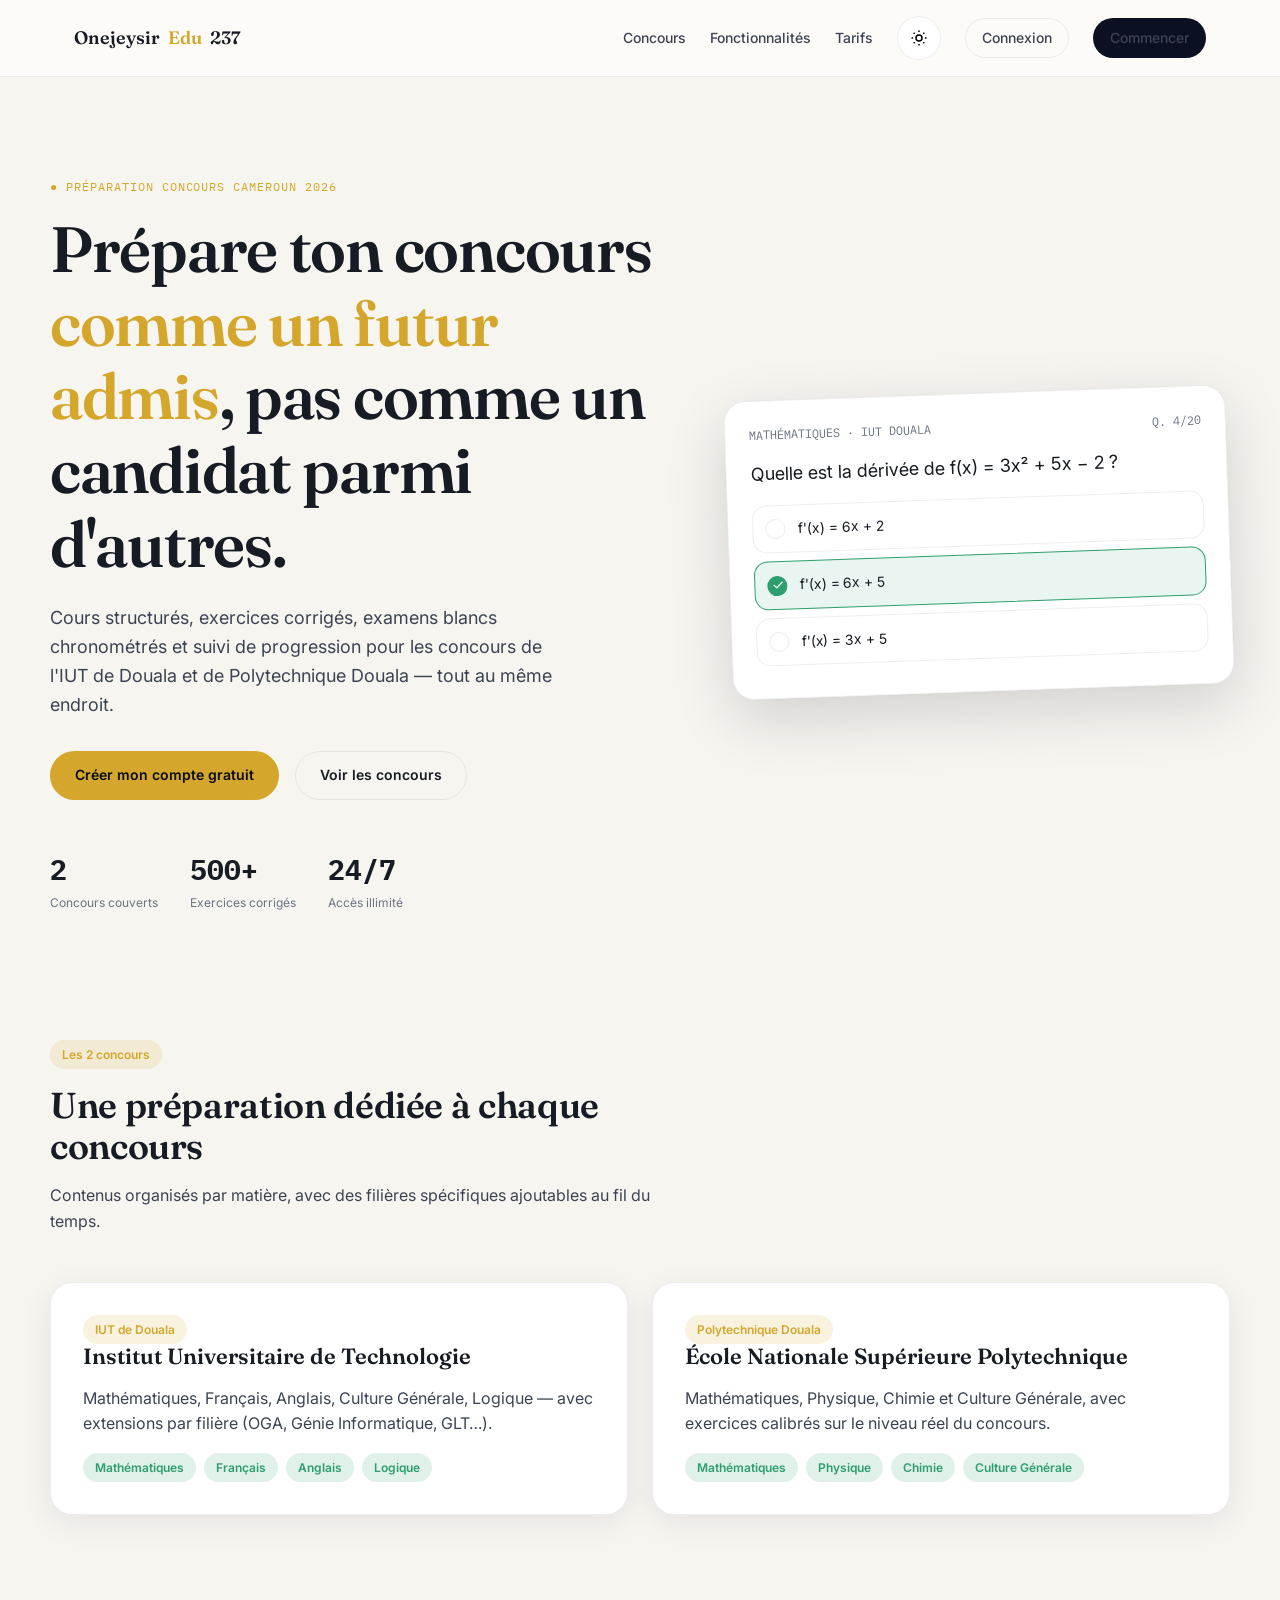
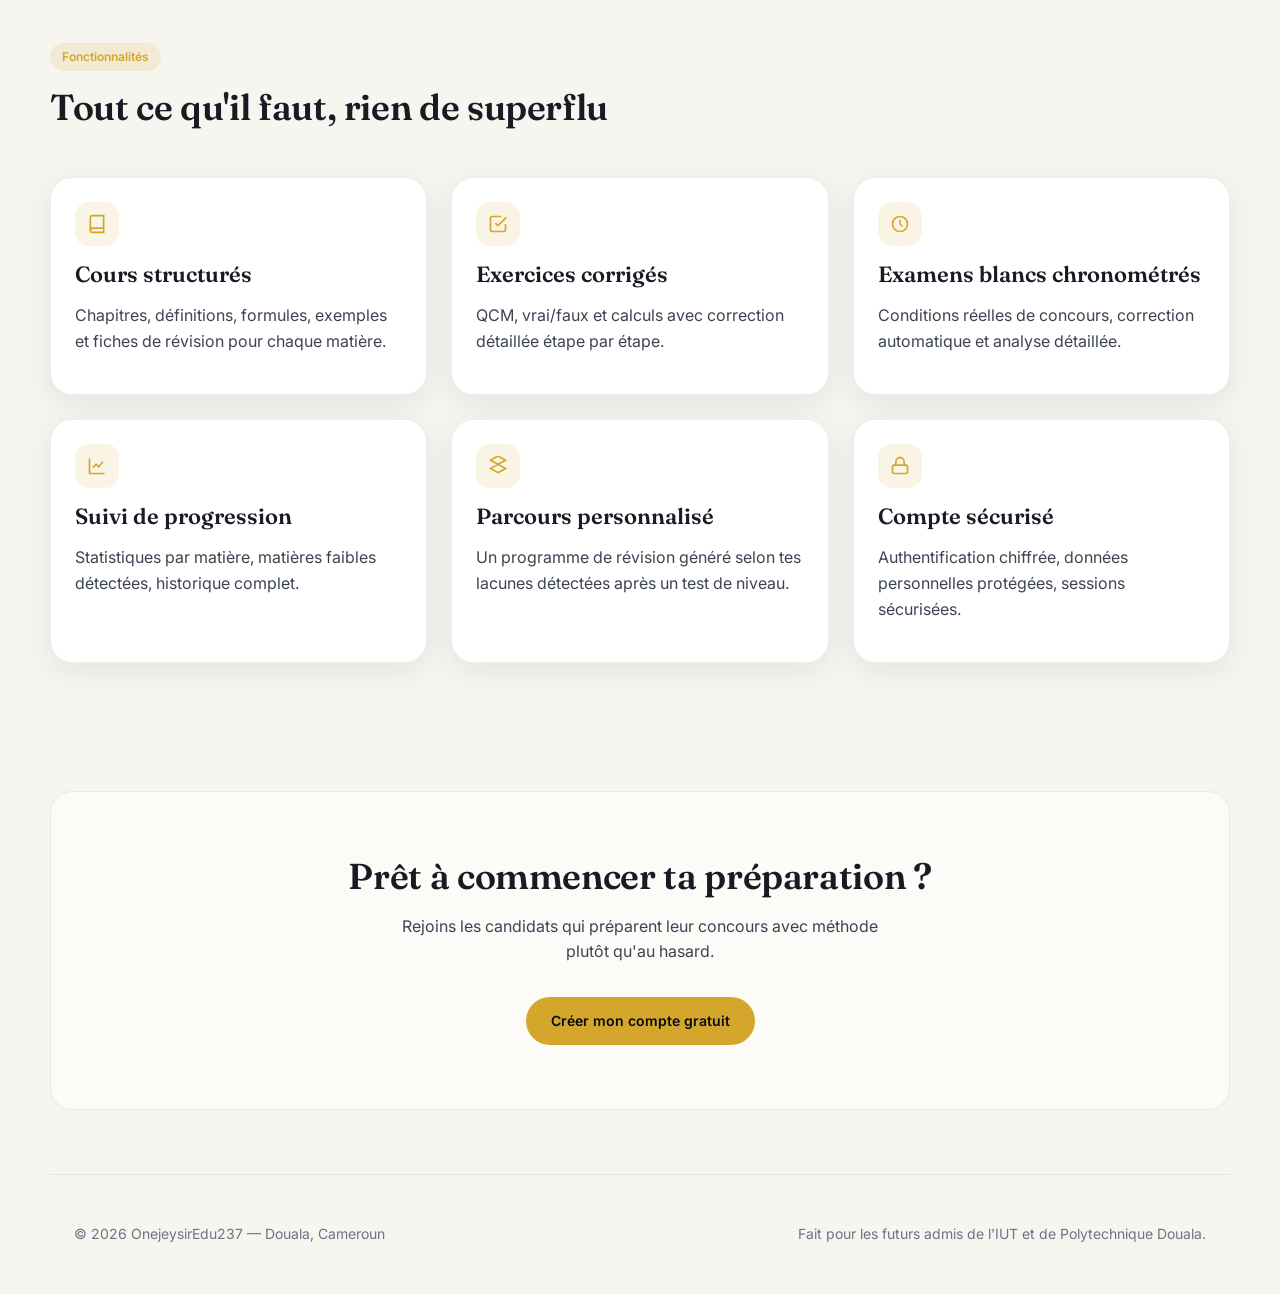
<file: index.html>
<!DOCTYPE html>
<html lang="fr">
<head>
<meta charset="UTF-8">
<meta name="viewport" content="width=device-width, initial-scale=1.0">
<title>OnejeysirEdu237 — Réussis ton concours IUT & Polytechnique Douala</title>
<meta name="description" content="La plateforme de préparation aux concours de l'IUT de Douala et de l'École Nationale Supérieure Polytechnique de Douala : cours, exercices, examens blancs et suivi de progression.">
<link rel="preconnect" href="https://fonts.googleapis.com">
<link href="https://fonts.googleapis.com/css2?family=Fraunces:opsz,wght@9..144,500;9..144,600;9..144,700&family=Inter:wght@400;500;600;700&family=IBM+Plex+Mono:wght@500;600&display=swap" rel="stylesheet">
<link rel="stylesheet" href="src/css/tokens.css">
<link rel="stylesheet" href="src/css/base.css">
<link rel="stylesheet" href="src/css/components.css">
<link rel="stylesheet" href="src/css/pages.css">
<script defer src="src/js/theme.js"></script>
</head>
<body>

<nav class="nav">
  <div class="nav__inner">
    <a href="index.html" class="nav__brand">Onejeysir<span class="dot">Edu</span>237</a>
    <div class="nav__links">
      <a href="#concours">Concours</a>
      <a href="#fonctionnalites">Fonctionnalités</a>
      <a href="#tarifs">Tarifs</a>
      <button class="theme-toggle" data-theme-toggle aria-label="Changer de thème" aria-pressed="false">
        <svg viewBox="0 0 24 24" fill="none" stroke="currentColor" stroke-width="2"><circle cx="12" cy="12" r="4"/><path d="M12 2v2M12 20v2M4.9 4.9l1.4 1.4M17.7 17.7l1.4 1.4M2 12h2M20 12h2M4.9 19.1l1.4-1.4M17.7 6.3l1.4-1.4"/></svg>
      </button>
      <a href="pages/login.html" class="btn btn-ghost btn-sm">Connexion</a>
      <a href="pages/register.html" class="btn btn-primary btn-sm">Commencer</a>
    </div>
  </div>
</nav>

<header class="container hero">
  <div>
    <span class="hero__eyebrow">● Préparation concours Cameroun 2026</span>
    <h1>Prépare ton concours <em>comme un futur admis</em>, pas comme un candidat parmi d'autres.</h1>
    <p class="hero__lead">Cours structurés, exercices corrigés, examens blancs chronométrés et suivi de progression pour les concours de l'IUT de Douala et de Polytechnique Douala — tout au même endroit.</p>
    <div class="hero__actions">
      <a href="pages/register.html" class="btn btn-gold">Créer mon compte gratuit</a>
      <a href="#concours" class="btn btn-ghost">Voir les concours</a>
    </div>
    <div class="hero__stats">
      <div class="hero__stat"><div class="num mono">2</div><div class="lbl">Concours couverts</div></div>
      <div class="hero__stat"><div class="num mono">500+</div><div class="lbl">Exercices corrigés</div></div>
      <div class="hero__stat"><div class="num mono">24/7</div><div class="lbl">Accès illimité</div></div>
    </div>
  </div>

  <div class="exam-card exam-card--floating" aria-hidden="true">
    <div class="exam-card__header">
      <span>MATHÉMATIQUES · IUT DOUALA</span>
      <span>Q. 4/20</span>
    </div>
    <div class="exam-card__question">Quelle est la dérivée de f(x) = 3x² + 5x − 2 ?</div>
    <div class="exam-card__option"><span class="check"></span> f'(x) = 6x + 2</div>
    <div class="exam-card__option is-correct"><span class="check">✓</span> f'(x) = 6x + 5</div>
    <div class="exam-card__option"><span class="check"></span> f'(x) = 3x + 5</div>
  </div>
</header>

<section class="section container" id="concours">
  <div class="section__head">
    <span class="badge badge-gold">Les 2 concours</span>
    <h2>Une préparation dédiée à chaque concours</h2>
    <p>Contenus organisés par matière, avec des filières spécifiques ajoutables au fil du temps.</p>
  </div>
  <div class="concours-grid">
    <article class="card concours-card">
      <span class="badge badge-gold">IUT de Douala</span>
      <h3>Institut Universitaire de Technologie</h3>
      <p>Mathématiques, Français, Anglais, Culture Générale, Logique — avec extensions par filière (OGA, Génie Informatique, GLT…).</p>
      <div class="concours-card__matieres">
        <span class="badge badge-success">Mathématiques</span>
        <span class="badge badge-success">Français</span>
        <span class="badge badge-success">Anglais</span>
        <span class="badge badge-success">Logique</span>
      </div>
    </article>
    <article class="card concours-card">
      <span class="badge badge-gold">Polytechnique Douala</span>
      <h3>École Nationale Supérieure Polytechnique</h3>
      <p>Mathématiques, Physique, Chimie et Culture Générale, avec exercices calibrés sur le niveau réel du concours.</p>
      <div class="concours-card__matieres">
        <span class="badge badge-success">Mathématiques</span>
        <span class="badge badge-success">Physique</span>
        <span class="badge badge-success">Chimie</span>
        <span class="badge badge-success">Culture Générale</span>
      </div>
    </article>
  </div>
</section>

<section class="section container" id="fonctionnalites">
  <div class="section__head">
    <span class="badge badge-gold">Fonctionnalités</span>
    <h2>Tout ce qu'il faut, rien de superflu</h2>
  </div>
  <div class="features-grid">
    <div class="card feature-card">
      <div class="icon-wrap"><svg width="20" height="20" viewBox="0 0 24 24" fill="none" stroke="currentColor" stroke-width="2"><path d="M4 19.5A2.5 2.5 0 0 1 6.5 17H20"/><path d="M6.5 2H20v20H6.5A2.5 2.5 0 0 1 4 19.5v-15A2.5 2.5 0 0 1 6.5 2z"/></svg></div>
      <h3>Cours structurés</h3>
      <p>Chapitres, définitions, formules, exemples et fiches de révision pour chaque matière.</p>
    </div>
    <div class="card feature-card">
      <div class="icon-wrap"><svg width="20" height="20" viewBox="0 0 24 24" fill="none" stroke="currentColor" stroke-width="2"><path d="M9 11l3 3L22 4"/><path d="M21 12v7a2 2 0 0 1-2 2H5a2 2 0 0 1-2-2V5a2 2 0 0 1 2-2h11"/></svg></div>
      <h3>Exercices corrigés</h3>
      <p>QCM, vrai/faux et calculs avec correction détaillée étape par étape.</p>
    </div>
    <div class="card feature-card">
      <div class="icon-wrap"><svg width="20" height="20" viewBox="0 0 24 24" fill="none" stroke="currentColor" stroke-width="2"><circle cx="12" cy="12" r="9"/><path d="M12 7v5l3 3"/></svg></div>
      <h3>Examens blancs chronométrés</h3>
      <p>Conditions réelles de concours, correction automatique et analyse détaillée.</p>
    </div>
    <div class="card feature-card">
      <div class="icon-wrap"><svg width="20" height="20" viewBox="0 0 24 24" fill="none" stroke="currentColor" stroke-width="2"><path d="M3 3v18h18"/><path d="M7 14l4-4 3 3 5-6"/></svg></div>
      <h3>Suivi de progression</h3>
      <p>Statistiques par matière, matières faibles détectées, historique complet.</p>
    </div>
    <div class="card feature-card">
      <div class="icon-wrap"><svg width="20" height="20" viewBox="0 0 24 24" fill="none" stroke="currentColor" stroke-width="2"><path d="M12 20l9-5-9-5-9 5 9 5z"/><path d="M12 10L3 5l9-5 9 5-9 5z"/></svg></div>
      <h3>Parcours personnalisé</h3>
      <p>Un programme de révision généré selon tes lacunes détectées après un test de niveau.</p>
    </div>
    <div class="card feature-card">
      <div class="icon-wrap"><svg width="20" height="20" viewBox="0 0 24 24" fill="none" stroke="currentColor" stroke-width="2"><rect x="3" y="11" width="18" height="10" rx="2"/><path d="M7 11V7a5 5 0 0 1 10 0v4"/></svg></div>
      <h3>Compte sécurisé</h3>
      <p>Authentification chiffrée, données personnelles protégées, sessions sécurisées.</p>
    </div>
  </div>
</section>

<section class="section container">
  <div class="card-glass" style="padding: var(--space-16); text-align:center;">
    <h2>Prêt à commencer ta préparation ?</h2>
    <p style="max-width:50ch; margin: 0 auto var(--space-8);">Rejoins les candidats qui préparent leur concours avec méthode plutôt qu'au hasard.</p>
    <a href="pages/register.html" class="btn btn-gold">Créer mon compte gratuit</a>
  </div>
</section>

<footer class="container" style="padding: var(--space-12) var(--space-6); border-top: 1px solid var(--border-glass); display:flex; justify-content:space-between; flex-wrap:wrap; gap:var(--space-4); font-size: var(--fs-sm); color: var(--text-muted);">
  <span>© 2026 OnejeysirEdu237 — Douala, Cameroun</span>
  <span>Fait pour les futurs admis de l'IUT et de Polytechnique Douala.</span>
</footer>

</body>
</html>
</file>
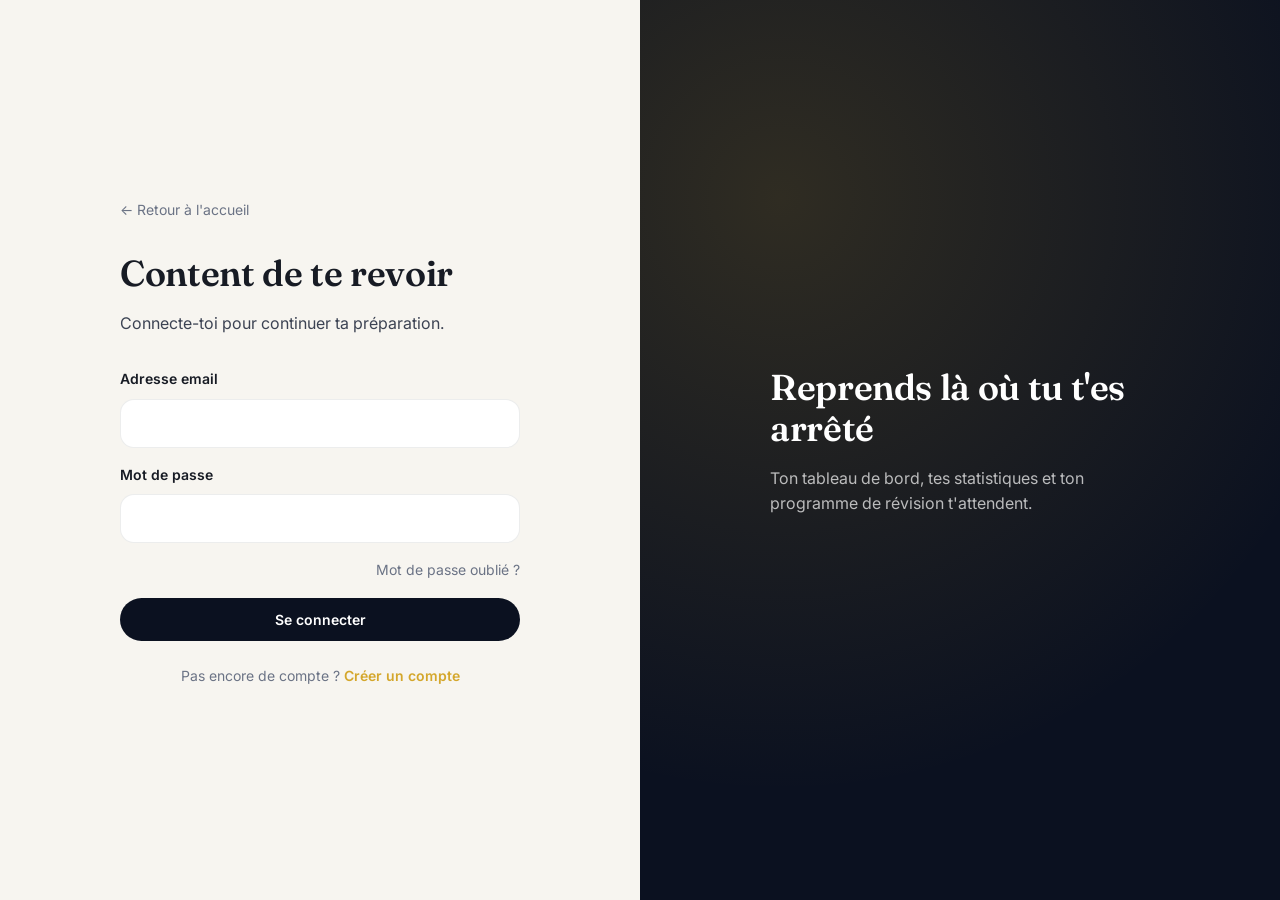
<file: pages/chapitre.html>
<!DOCTYPE html>
<html lang="fr">
<head>
<meta charset="UTF-8">
<meta name="viewport" content="width=device-width, initial-scale=1.0">
<title>Chapitre — OnejeysirEdu237</title>
<link href="https://fonts.googleapis.com/css2?family=Fraunces:opsz,wght@9..144,500;9..144,600;9..144,700&family=Inter:wght@400;500;600;700&family=IBM+Plex+Mono:wght@500;600&display=swap" rel="stylesheet">
<link rel="stylesheet" href="../src/css/tokens.css">
<link rel="stylesheet" href="../src/css/base.css">
<link rel="stylesheet" href="../src/css/components.css">
<link rel="stylesheet" href="../src/css/pages.css">
<script defer src="../src/js/theme.js"></script>
</head>
<body>

<div class="app-shell">
  <aside class="sidebar" id="sidebar"></aside>

  <main class="main-content" style="max-width: 760px;">
    <div class="breadcrumb">
      <a href="cours.html">Mes cours</a> / <a id="crumb-matiere" href="#"></a> / <span id="crumb-chapitre"></span>
    </div>

    <div class="page-head">
      <span class="badge badge-gold" id="chapitre-duree"></span>
      <h2 id="chapitre-titre" style="margin-top: var(--space-3);"></h2>
    </div>

    <div id="lesson-content"></div>

    <div class="card" style="text-align:center; padding: var(--space-8); margin-top: var(--space-8);">
      <h3>Prêt à t'entraîner ?</h3>
      <p>Fais les exercices de ce chapitre pour valider ta compréhension.</p>
      <a id="exercices-link" href="#" class="btn btn-gold">Faire les exercices →</a>
    </div>
  </main>
</div>

<script type="module">
import { AuthService } from '../src/js/services/auth-service.js';
import { getMatiere, getChapitre } from '../src/js/data/content.js';

const user = AuthService.requireAuth('login.html');

document.getElementById('sidebar').innerHTML = `
  <a href="../index.html" class="nav__brand" style="margin-bottom: var(--space-8);">Onejeysir<span class="dot">Edu</span>237</a>
  <a href="dashboard.html" class="sidebar__link">📊 Tableau de bord</a>
  <a href="cours.html" class="sidebar__link is-active">📚 Mes cours</a>
  <a href="cours.html" class="sidebar__link">✏️ Exercices</a>
  <a href="#" class="sidebar__link">⏱️ Examens blancs</a>
  <a href="#" class="sidebar__link">📁 Banque de sujets</a>
  <a href="#" class="sidebar__link">🗓️ Révisions</a>
  <a href="#" class="sidebar__link">📈 Statistiques</a>
  <div style="margin-top:auto; padding-top: var(--space-6); border-top: 1px solid var(--border-glass);">
    <a href="#" class="sidebar__link">⚙️ Profil</a>
    <a href="#" id="logout-link" class="sidebar__link">🚪 Déconnexion</a>
  </div>
`;
document.getElementById('logout-link').addEventListener('click', (e) => {
  e.preventDefault(); AuthService.logout(); window.location.href = 'login.html';
});

const params = new URLSearchParams(window.location.search);
const matiereId = params.get('matiere');
const chapitreId = params.get('chapitre');
const matiere = getMatiere(matiereId);
const chapitre = matiere ? getChapitre(matiereId, chapitreId) : null;

if (!matiere || !chapitre) {
  document.querySelector('.main-content').innerHTML = `
    <div class="card" style="text-align:center; padding: var(--space-16);">
      <h2>Chapitre introuvable</h2>
      <a href="cours.html" class="btn btn-primary">Retour aux cours</a>
    </div>`;
} else {
  document.getElementById('crumb-matiere').textContent = matiere.nom;
  document.getElementById('crumb-matiere').href = `matiere.html?id=${matiere.id}`;
  document.getElementById('crumb-chapitre').textContent = chapitre.titre;
  document.getElementById('chapitre-titre').textContent = chapitre.titre;
  document.getElementById('chapitre-duree').textContent = `⏱ ${chapitre.duree} de lecture`;
  document.getElementById('exercices-link').href = `exercices.html?matiere=${matiere.id}&chapitre=${chapitre.id}`;

  const l = chapitre.lecon;
  let html = '';

  if (l.definitions?.length) {
    html += `<div class="lesson-block"><h3>📌 Définitions clés</h3><ul>${l.definitions.map(d => `<li>${d}</li>`).join('')}</ul></div>`;
  }
  if (l.formules?.length) {
    html += `<div class="lesson-block"><h3>🧮 Formules à retenir</h3><div>${l.formules.map(f => `<span class="formule-tag">${f}</span>`).join('')}</div></div>`;
  }
  if (l.exemples?.length) {
    html += `<div class="lesson-block"><h3>💡 Exemples</h3><ul>${l.exemples.map(e => `<li>${e}</li>`).join('')}</ul></div>`;
  }
  if (l.piegesFrequents?.length) {
    html += `<div class="lesson-block piege-box"><h3>⚠️ Pièges fréquents</h3><ul>${l.piegesFrequents.map(p => `<li>${p}</li>`).join('')}</ul></div>`;
  }

  document.getElementById('lesson-content').innerHTML = html;
}
</script>

</body>
</html>
</file>
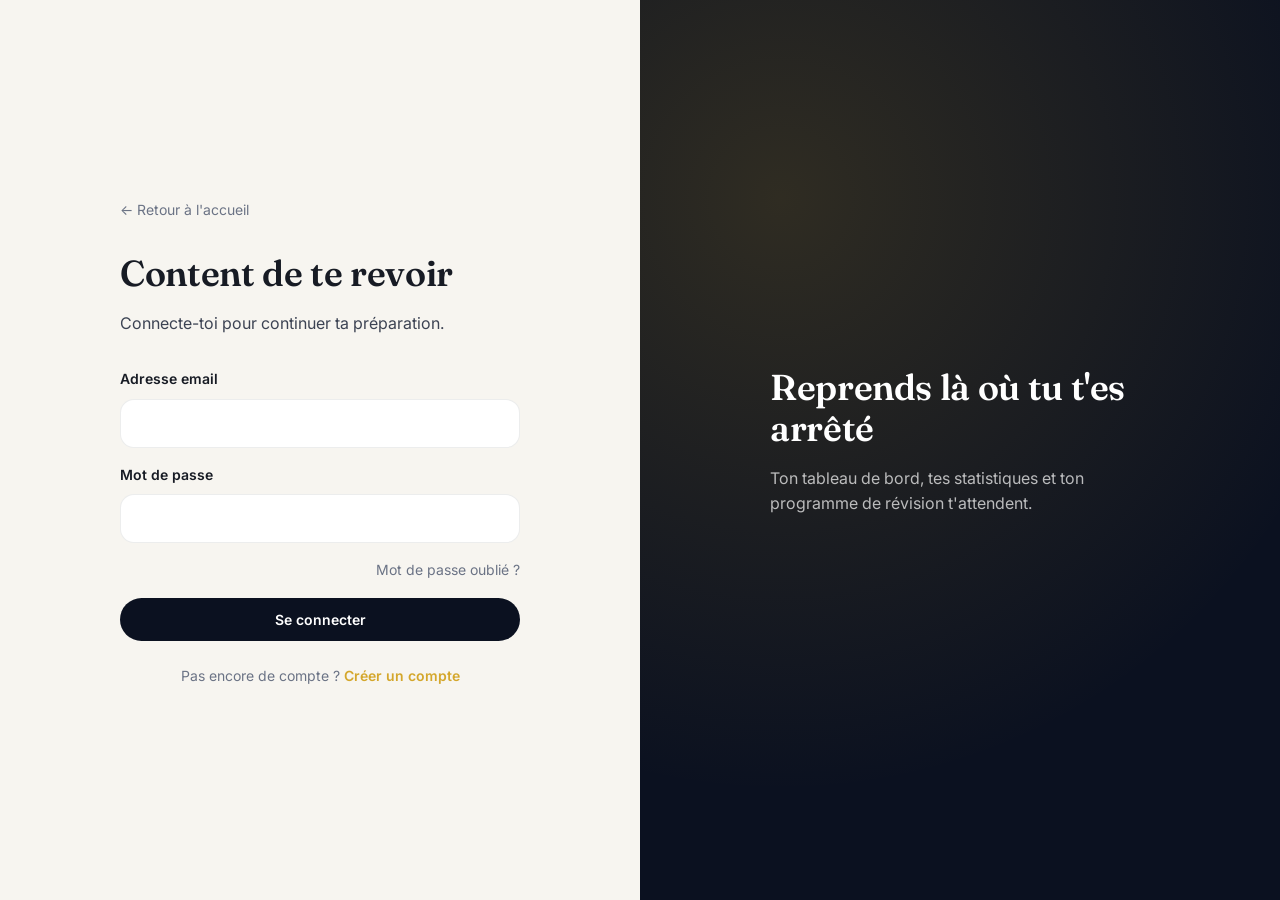
<file: pages/cours.html>
<!DOCTYPE html>
<html lang="fr">
<head>
<meta charset="UTF-8">
<meta name="viewport" content="width=device-width, initial-scale=1.0">
<title>Mes cours — OnejeysirEdu237</title>
<link href="https://fonts.googleapis.com/css2?family=Fraunces:opsz,wght@9..144,500;9..144,600;9..144,700&family=Inter:wght@400;500;600;700&family=IBM+Plex+Mono:wght@500;600&display=swap" rel="stylesheet">
<link rel="stylesheet" href="../src/css/tokens.css">
<link rel="stylesheet" href="../src/css/base.css">
<link rel="stylesheet" href="../src/css/components.css">
<link rel="stylesheet" href="../src/css/pages.css">
<script defer src="../src/js/theme.js"></script>
</head>
<body>

<div class="app-shell">
  <aside class="sidebar" id="sidebar"></aside>

  <main class="main-content">
    <div class="page-head">
      <h2>Mes cours</h2>
      <p>Choisis un concours, puis une matière pour commencer à réviser.</p>
    </div>

    <div class="tabs" id="tabs" role="tablist"></div>
    <div class="subject-grid" id="subject-grid"></div>
  </main>
</div>

<script type="module">
import { AuthService } from '../src/js/services/auth-service.js';
import { ProgressService } from '../src/js/services/progress-service.js';
import { concoursList, getMatieresByConcours } from '../src/js/data/content.js';

const user = AuthService.requireAuth('login.html');

document.getElementById('sidebar').innerHTML = `
  <a href="../index.html" class="nav__brand" style="margin-bottom: var(--space-8);">Onejeysir<span class="dot">Edu</span>237</a>
  <a href="dashboard.html" class="sidebar__link">📊 Tableau de bord</a>
  <a href="cours.html" class="sidebar__link is-active">📚 Mes cours</a>
  <a href="cours.html" class="sidebar__link">✏️ Exercices</a>
  <a href="#" class="sidebar__link">⏱️ Examens blancs</a>
  <a href="#" class="sidebar__link">📁 Banque de sujets</a>
  <a href="#" class="sidebar__link">🗓️ Révisions</a>
  <a href="#" class="sidebar__link">📈 Statistiques</a>
  <div style="margin-top:auto; padding-top: var(--space-6); border-top: 1px solid var(--border-glass);">
    <a href="#" class="sidebar__link">⚙️ Profil</a>
    <a href="#" id="logout-link" class="sidebar__link">🚪 Déconnexion</a>
  </div>
`;
document.getElementById('logout-link').addEventListener('click', (e) => {
  e.preventDefault(); AuthService.logout(); window.location.href = 'login.html';
});

let activeConcours = user?.concours && concoursList.some(c => c.id === user.concours) ? user.concours : concoursList[0].id;

function renderTabs() {
  document.getElementById('tabs').innerHTML = concoursList.map(c => `
    <button class="tab ${c.id === activeConcours ? 'is-active' : ''}" data-concours="${c.id}">${c.nom}</button>
  `).join('');
  document.querySelectorAll('.tab').forEach(btn => {
    btn.addEventListener('click', () => { activeConcours = btn.dataset.concours; renderTabs(); renderSubjects(); });
  });
}

function renderSubjects() {
  const grid = document.getElementById('subject-grid');
  const list = getMatieresByConcours(activeConcours);
  grid.innerHTML = list.map(m => {
    const hasContent = m.chapitres.some(c => c.statut === 'disponible');
    const progress = hasContent ? (ProgressService.getMatiereProgress(user.id, m.id) || 0) : null;
    return `
      <a href="matiere.html?id=${m.id}" class="card subject-card" style="display:block;">
        <div class="subject-card__icon">${m.icon}</div>
        <h3 style="margin-bottom: var(--space-1);">${m.nom}</h3>
        ${hasContent
          ? `<p style="margin:0; font-size: var(--fs-sm);">${m.chapitres.length} chapitre${m.chapitres.length > 1 ? 's' : ''}</p>
             <div class="subject-card__progress">
               <div class="bar"><span style="width:${progress}%;"></span></div>
               <span class="mono" style="font-size: var(--fs-xs); min-width:32px;">${progress}%</span>
             </div>`
          : `<span class="badge" style="background: var(--bg-secondary); color: var(--text-muted);">Contenu bientôt disponible</span>`
        }
      </a>
    `;
  }).join('');
}

renderTabs();
renderSubjects();
</script>

</body>
</html>
</file>
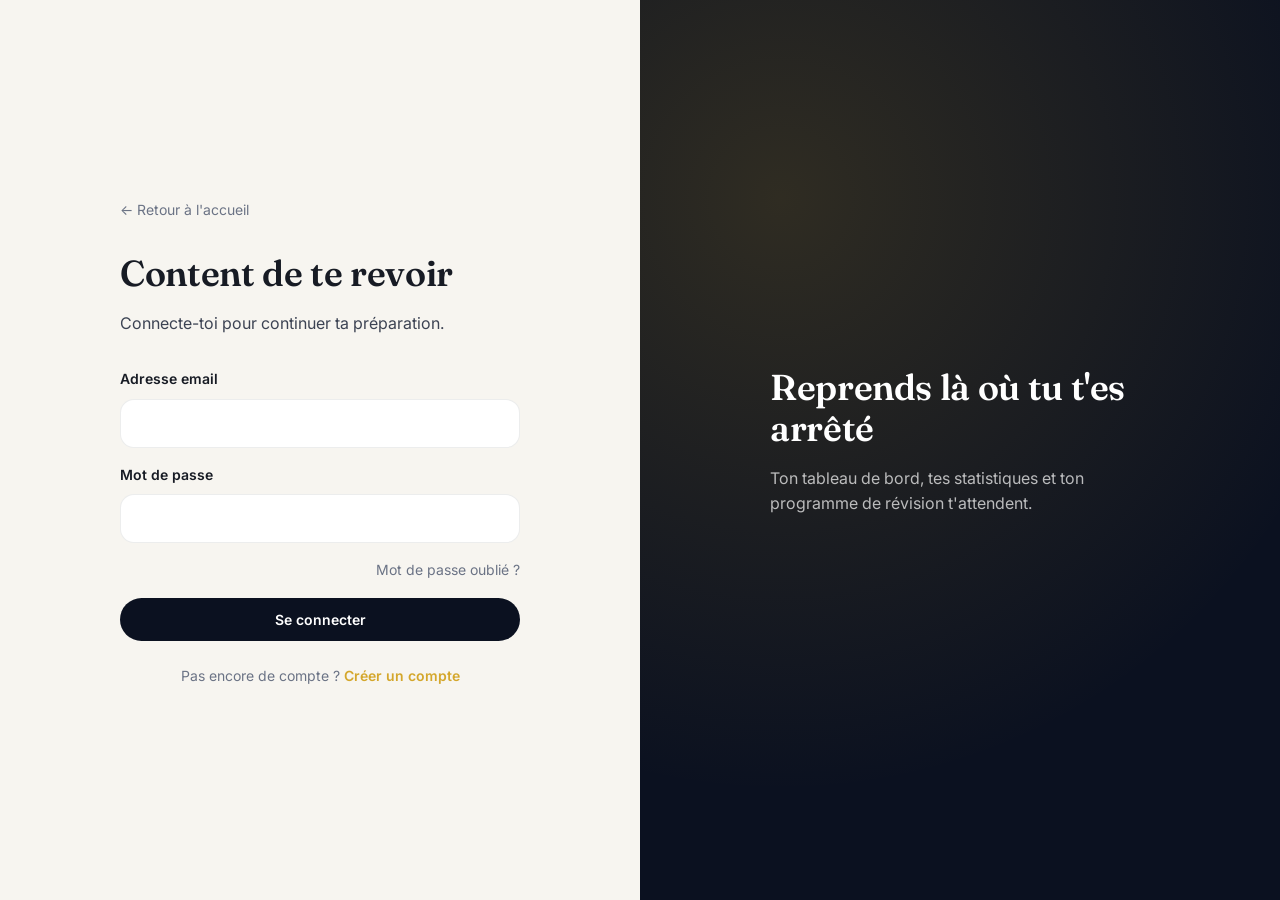
<file: pages/dashboard.html>
<!DOCTYPE html>
<html lang="fr">
<head>
<meta charset="UTF-8">
<meta name="viewport" content="width=device-width, initial-scale=1.0">
<title>Tableau de bord — OnejeysirEdu237</title>
<link href="https://fonts.googleapis.com/css2?family=Fraunces:opsz,wght@9..144,500;9..144,600;9..144,700&family=Inter:wght@400;500;600;700&family=IBM+Plex+Mono:wght@500;600&display=swap" rel="stylesheet">
<link rel="stylesheet" href="../src/css/tokens.css">
<link rel="stylesheet" href="../src/css/base.css">
<link rel="stylesheet" href="../src/css/components.css">
<link rel="stylesheet" href="../src/css/pages.css">
<script defer src="../src/js/theme.js"></script>
</head>
<body>

<div class="app-shell">
  <aside class="sidebar">
    <a href="../index.html" class="nav__brand" style="margin-bottom: var(--space-8);">Onejeysir<span class="dot">Edu</span>237</a>
    <a href="dashboard.html" class="sidebar__link is-active">📊 Tableau de bord</a>
    <a href="cours.html" class="sidebar__link">📚 Mes cours</a>
    <a href="cours.html" class="sidebar__link">✏️ Exercices</a>
    <a href="#" class="sidebar__link">⏱️ Examens blancs</a>
    <a href="#" class="sidebar__link">📁 Banque de sujets</a>
    <a href="#" class="sidebar__link">🗓️ Révisions</a>
    <a href="#" class="sidebar__link">📈 Statistiques</a>
    <div style="margin-top:auto; padding-top: var(--space-6); border-top: 1px solid var(--border-glass);">
      <a href="#" class="sidebar__link">⚙️ Profil</a>
      <a href="#" id="logout-link" class="sidebar__link">🚪 Déconnexion</a>
    </div>
  </aside>

  <main class="main-content">
    <div class="dash-header">
      <div>
        <h2 id="welcome-heading" style="margin-bottom: var(--space-1);">Bon retour !</h2>
        <p>Voici où tu en es dans ta préparation.</p>
      </div>
      <div style="display:flex; align-items:center; gap: var(--space-4);">
        <button class="theme-toggle" data-theme-toggle aria-label="Changer de thème" aria-pressed="false">
          <svg viewBox="0 0 24 24" fill="none" stroke="currentColor" stroke-width="2"><circle cx="12" cy="12" r="4"/><path d="M12 2v2M12 20v2M4.9 4.9l1.4 1.4M17.7 17.7l1.4 1.4M2 12h2M20 12h2M4.9 19.1l1.4-1.4M17.7 6.3l1.4-1.4"/></svg>
        </button>
        <a href="#" class="btn btn-gold btn-sm">Démarrer un examen blanc</a>
      </div>
    </div>

    <div class="dash-grid" id="kpi-grid">
      <!-- rempli dynamiquement à partir de progress-service.js -->
    </div>

    <div class="dash-cols">
      <div class="card">
        <h3 style="margin-bottom: var(--space-4);">Progression par matière</h3>
        <div id="subjects-list"></div>
      </div>

      <div>
        <div class="card" style="margin-bottom: var(--space-6); text-align:center;">
          <div class="progress-ring" id="global-ring" style="margin: 0 auto;"></div>
          <p style="margin-top: var(--space-4); margin-bottom:0;">Progression globale</p>
        </div>
        <div class="card">
          <h3 style="margin-bottom: var(--space-2);">Activité récente</h3>
          <div id="activity-list"></div>
        </div>
      </div>
    </div>
  </main>
</div>

<p style="position:fixed; bottom:12px; left:50%; transform:translateX(-50%); font-size:var(--fs-xs); color:var(--text-muted); background:var(--bg-surface); padding: 4px 12px; border-radius: var(--radius-full); border:1px solid var(--border-glass);">
  Phase 1 — données de démonstration
</p>

<script type="module">
import { AuthService } from '../src/js/services/auth-service.js';
import { ProgressService } from '../src/js/services/progress-service.js';
import { matieres } from '../src/js/data/content.js';

const user = AuthService.requireAuth('login.html');
if (user) {
  document.getElementById('welcome-heading').textContent = `Bon retour, ${user.fullName.split(' ')[0]} !`;
}

document.getElementById('logout-link').addEventListener('click', (e) => {
  e.preventDefault();
  AuthService.logout();
  window.location.href = 'login.html';
});

// --- Données réelles calculées à partir des exercices effectivement faits ---
const globalProgress = ProgressService.getGlobalProgress(user.id);
const scoreMoyen = ProgressService.getScoreMoyen(user.id);
const examensRealises = ProgressService.countCompletedExams(user.id);
const heuresRevision = Math.round((examensRealises * 15 / 60) * 10) / 10; // estimation : ~15 min par série d'exercices

// --- KPIs ---
const kpiGrid = document.getElementById('kpi-grid');
const kpis = [
  { label: 'Progression globale', value: globalProgress + '%', delta: 'sur les matières disponibles', good: null },
  { label: 'Score moyen', value: (examensRealises > 0 ? scoreMoyen : '—') + (examensRealises > 0 ? '/20' : ''), delta: examensRealises > 0 ? 'sur tous les chapitres faits' : 'pas encore d\u2019exercice fait', good: null },
  { label: 'Heures de révision (est.)', value: heuresRevision + 'h', delta: 'estimation', good: null },
  { label: 'Chapitres complétés', value: examensRealises, delta: 'depuis ton inscription', good: null },
];
kpiGrid.innerHTML = kpis.map(k => `
  <div class="card">
    <span class="kpi-label">${k.label}</span>
    <span class="kpi-value mono">${k.value}</span>
    <span class="kpi-delta" style="color: var(--text-muted)">${k.delta}</span>
  </div>
`).join('');

// --- Progression par matière (matières ayant du contenu publié) ---
const subjectsList = document.getElementById('subjects-list');
const matieresAvecContenu = matieres.filter(m => m.chapitres.some(c => c.statut === 'disponible'));
if (matieresAvecContenu.length === 0) {
  subjectsList.innerHTML = `<p style="margin:0; color: var(--text-muted);">Aucune matière disponible pour le moment.</p>`;
} else {
  subjectsList.innerHTML = matieresAvecContenu.map(m => {
    const p = ProgressService.getMatiereProgress(user.id, m.id) || 0;
    return `
    <a href="matiere.html?id=${m.id}" class="subject-row" style="text-decoration:none; color:inherit;">
      <span style="min-width:150px; font-size: var(--fs-sm); font-weight:500;">${m.icon} ${m.nom}</span>
      <div class="subject-row__bar"><span style="width:${p}%;"></span></div>
      <span class="mono" style="font-size: var(--fs-sm); min-width:36px; text-align:right;">${p}%</span>
    </a>`;
  }).join('');
}

// --- Activité récente (réelle) ---
const activityList = document.getElementById('activity-list');
const history = ProgressService.getHistory(user.id).slice(0, 5);
if (history.length === 0) {
  activityList.innerHTML = `<p style="margin:0; color: var(--text-muted); font-size: var(--fs-sm);">Aucune activité pour l'instant. <a href="cours.html" style="color: var(--color-gold-500); font-weight:600;">Commence ton premier chapitre →</a></p>`;
} else {
  const dotColor = { success: 'var(--accent-success)', gold: 'var(--color-gold-500)', muted: 'var(--text-muted)' };
  activityList.innerHTML = history.map(a => `
    <div class="activity-item">
      <span class="dot" style="background:${dotColor[a.type]}"></span>
      <div>
        <p style="margin:0; font-size: var(--fs-sm); color: var(--text-primary);">${a.texte}</p>
        <span style="font-size: var(--fs-xs); color: var(--text-muted);">${new Date(a.date).toLocaleString('fr-FR', { day: 'numeric', month: 'short', hour: '2-digit', minute: '2-digit' })}</span>
      </div>
    </div>
  `).join('');
}

// --- Anneau de progression globale (élément signature) ---
function renderRing(container, percent) {
  const size = 140, stroke = 10, r = (size - stroke) / 2, c = 2 * Math.PI * r;
  const offset = c - (percent / 100) * c;
  container.innerHTML = `
    <svg width="${size}" height="${size}" viewBox="0 0 ${size} ${size}">
      <circle class="ring-track" cx="${size/2}" cy="${size/2}" r="${r}" stroke-width="${stroke}"/>
      <circle class="ring-value" cx="${size/2}" cy="${size/2}" r="${r}" stroke-width="${stroke}"
        stroke-dasharray="${c}" stroke-dashoffset="${c}"/>
    </svg>
    <span class="progress-ring__label"><span class="value">${percent}%</span><span class="unit">complété</span></span>
  `;
  requestAnimationFrame(() => {
    container.querySelector('.ring-value').style.strokeDashoffset = offset;
  });
}
renderRing(document.getElementById('global-ring'), globalProgress);
</script>

</body>
</html>
</file>
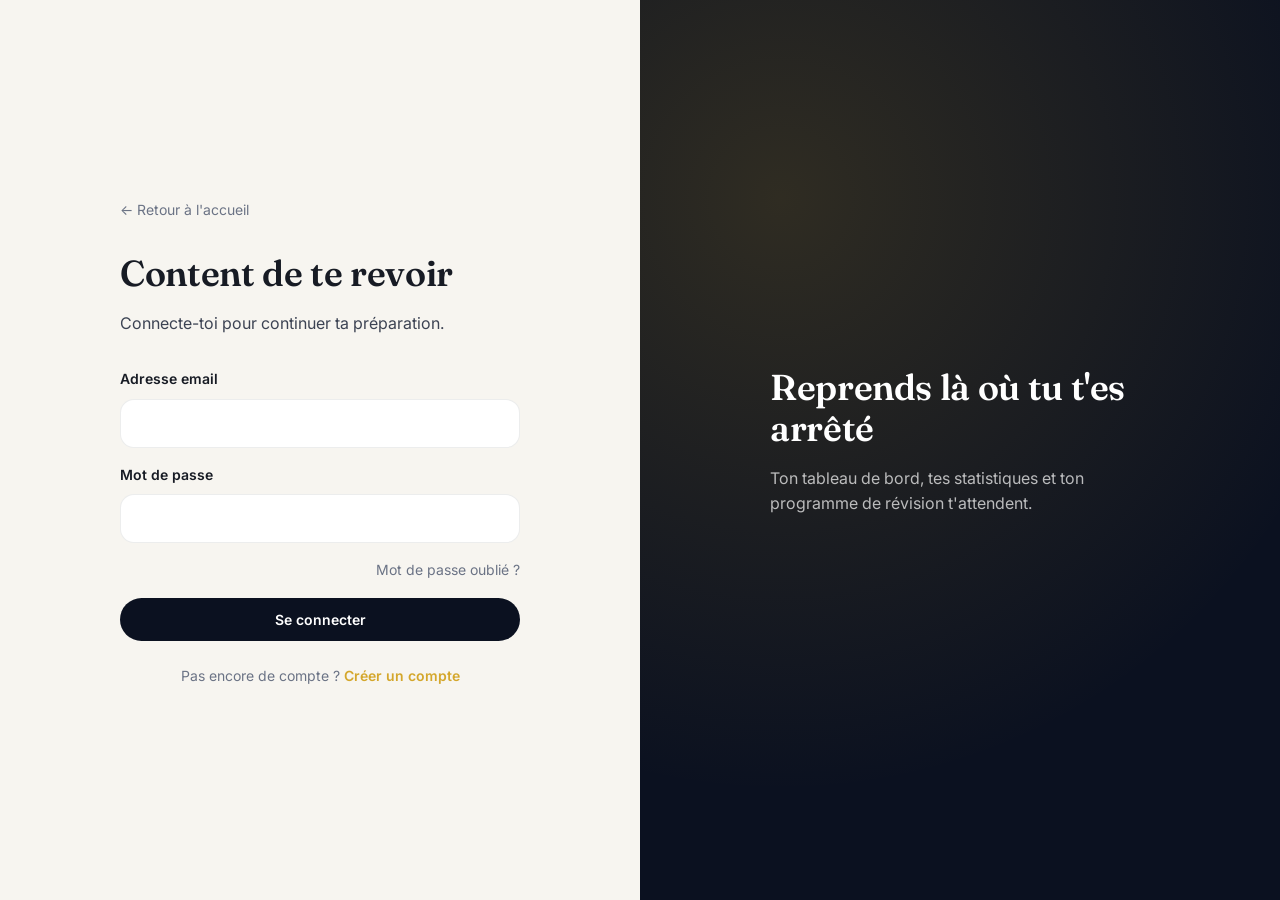
<file: pages/exercices.html>
<!DOCTYPE html>
<html lang="fr">
<head>
<meta charset="UTF-8">
<meta name="viewport" content="width=device-width, initial-scale=1.0">
<title>Exercices — OnejeysirEdu237</title>
<link href="https://fonts.googleapis.com/css2?family=Fraunces:opsz,wght@9..144,500;9..144,600;9..144,700&family=Inter:wght@400;500;600;700&family=IBM+Plex+Mono:wght@500;600&display=swap" rel="stylesheet">
<link rel="stylesheet" href="../src/css/tokens.css">
<link rel="stylesheet" href="../src/css/base.css">
<link rel="stylesheet" href="../src/css/components.css">
<link rel="stylesheet" href="../src/css/pages.css">
<script defer src="../src/js/theme.js"></script>
</head>
<body>

<div class="app-shell">
  <aside class="sidebar" id="sidebar"></aside>

  <main class="main-content" style="max-width: 680px;">
    <div class="breadcrumb">
      <a href="cours.html">Mes cours</a> / <a id="crumb-matiere" href="#"></a> / <a id="crumb-chapitre" href="#"></a> / Exercices
    </div>

    <div id="quiz-root"></div>
  </main>
</div>

<script type="module">
import { AuthService } from '../src/js/services/auth-service.js';
import { ProgressService } from '../src/js/services/progress-service.js';
import { getMatiere, getChapitre } from '../src/js/data/content.js';

const user = AuthService.requireAuth('login.html');

document.getElementById('sidebar').innerHTML = `
  <a href="../index.html" class="nav__brand" style="margin-bottom: var(--space-8);">Onejeysir<span class="dot">Edu</span>237</a>
  <a href="dashboard.html" class="sidebar__link">📊 Tableau de bord</a>
  <a href="cours.html" class="sidebar__link is-active">📚 Mes cours</a>
  <a href="cours.html" class="sidebar__link">✏️ Exercices</a>
  <a href="#" class="sidebar__link">⏱️ Examens blancs</a>
  <a href="#" class="sidebar__link">📁 Banque de sujets</a>
  <a href="#" class="sidebar__link">🗓️ Révisions</a>
  <a href="#" class="sidebar__link">📈 Statistiques</a>
  <div style="margin-top:auto; padding-top: var(--space-6); border-top: 1px solid var(--border-glass);">
    <a href="#" class="sidebar__link">⚙️ Profil</a>
    <a href="#" id="logout-link" class="sidebar__link">🚪 Déconnexion</a>
  </div>
`;
document.getElementById('logout-link').addEventListener('click', (e) => {
  e.preventDefault(); AuthService.logout(); window.location.href = 'login.html';
});

const params = new URLSearchParams(window.location.search);
const matiereId = params.get('matiere');
const chapitreId = params.get('chapitre');
const matiere = getMatiere(matiereId);
const chapitre = matiere ? getChapitre(matiereId, chapitreId) : null;
const root = document.getElementById('quiz-root');

if (!matiere || !chapitre || !chapitre.exercices?.length) {
  root.innerHTML = `
    <div class="card" style="text-align:center; padding: var(--space-16);">
      <h2>Aucun exercice disponible</h2>
      <a href="cours.html" class="btn btn-primary">Retour aux cours</a>
    </div>`;
} else {
  document.getElementById('crumb-matiere').textContent = matiere.nom;
  document.getElementById('crumb-matiere').href = `matiere.html?id=${matiere.id}`;
  document.getElementById('crumb-chapitre').textContent = chapitre.titre;
  document.getElementById('crumb-chapitre').href = `chapitre.html?matiere=${matiere.id}&chapitre=${chapitre.id}`;

  const exercices = chapitre.exercices;
  let index = 0;
  let score = 0;
  let answered = false;
  const userAnswers = [];

  function optionsFor(ex) {
    if (ex.type === 'qcm') return ex.options.map((o, i) => ({ label: o, value: i }));
    return [{ label: 'Vrai', value: true }, { label: 'Faux', value: false }];
  }

  function renderQuestion() {
    answered = false;
    const ex = exercices[index];
    const opts = optionsFor(ex);

    root.innerHTML = `
      <div class="quiz-progress">
        ${exercices.map((_, i) => `<span class="${i < index ? 'is-done' : ''}"></span>`).join('')}
      </div>
      <div class="card">
        <span class="badge badge-gold" style="margin-bottom: var(--space-4);">Question ${index + 1} / ${exercices.length} · ${ex.difficulte}</span>
        <h3 style="margin-bottom: var(--space-6);">${ex.enonce}</h3>
        <div id="options-wrap">
          ${opts.map((o, i) => `
            <label class="quiz-option" data-value="${o.value}">
              <input type="radio" name="opt" value="${i}">
              <span>${o.label}</span>
            </label>
          `).join('')}
        </div>
        <div class="quiz-correction" id="correction"></div>
        <div style="display:flex; justify-content:flex-end; gap: var(--space-3); margin-top: var(--space-6);">
          <button class="btn btn-primary" id="action-btn">Valider ma réponse</button>
        </div>
      </div>
    `;

    const optionEls = root.querySelectorAll('.quiz-option');
    let selected = null;
    optionEls.forEach((el, i) => {
      el.addEventListener('click', () => {
        if (answered) return;
        optionEls.forEach(o => o.classList.remove('is-selected'));
        el.classList.add('is-selected');
        el.querySelector('input').checked = true;
        selected = opts[i].value;
      });
    });

    document.getElementById('action-btn').addEventListener('click', () => {
      if (!answered) {
        if (selected === null) return;
        answered = true;
        const isCorrect = selected === ex.bonneReponse;
        if (isCorrect) score++;
        userAnswers.push({ questionId: ex.id, isCorrect });

        optionEls.forEach((el, i) => {
          if (opts[i].value === ex.bonneReponse) el.classList.add('is-correct');
          else if (opts[i].value === selected) el.classList.add('is-wrong');
        });

        const corr = document.getElementById('correction');
        corr.classList.add('is-visible');
        corr.innerHTML = `<strong>${isCorrect ? '✅ Bonne réponse !' : '❌ Pas tout à fait.'}</strong><br>${ex.correction}`;

        const btn = document.getElementById('action-btn');
        btn.textContent = index < exercices.length - 1 ? 'Question suivante →' : 'Voir mon résultat';
      } else {
        index++;
        if (index < exercices.length) renderQuestion();
        else renderResult();
      }
    });
  }

  function renderResult() {
    const pct = Math.round((score / exercices.length) * 100);
    ProgressService.recordChapterResult(user.id, matiere.id, chapitre.id, score, exercices.length);
    root.innerHTML = `
      <div class="card quiz-result">
        <p style="text-transform:uppercase; letter-spacing:0.06em; font-size: var(--fs-xs); color: var(--text-muted);">Résultat</p>
        <div class="score-big">${score}/${exercices.length}</div>
        <p style="margin: var(--space-4) 0 var(--space-8);">${pct >= 60 ? 'Bien joué, continue comme ça !' : 'Pas mal, revois la leçon et retente !'}</p>
        <div style="display:flex; gap: var(--space-4); justify-content:center; flex-wrap:wrap;">
          <a href="exercices.html?matiere=${matiere.id}&chapitre=${chapitre.id}" class="btn btn-ghost">Recommencer</a>
          <a href="matiere.html?id=${matiere.id}" class="btn btn-primary">Chapitre suivant</a>
          <a href="dashboard.html" class="btn btn-gold">Voir mon tableau de bord</a>
        </div>
      </div>
    `;
  }

  renderQuestion();
}
</script>

</body>
</html>
</file>
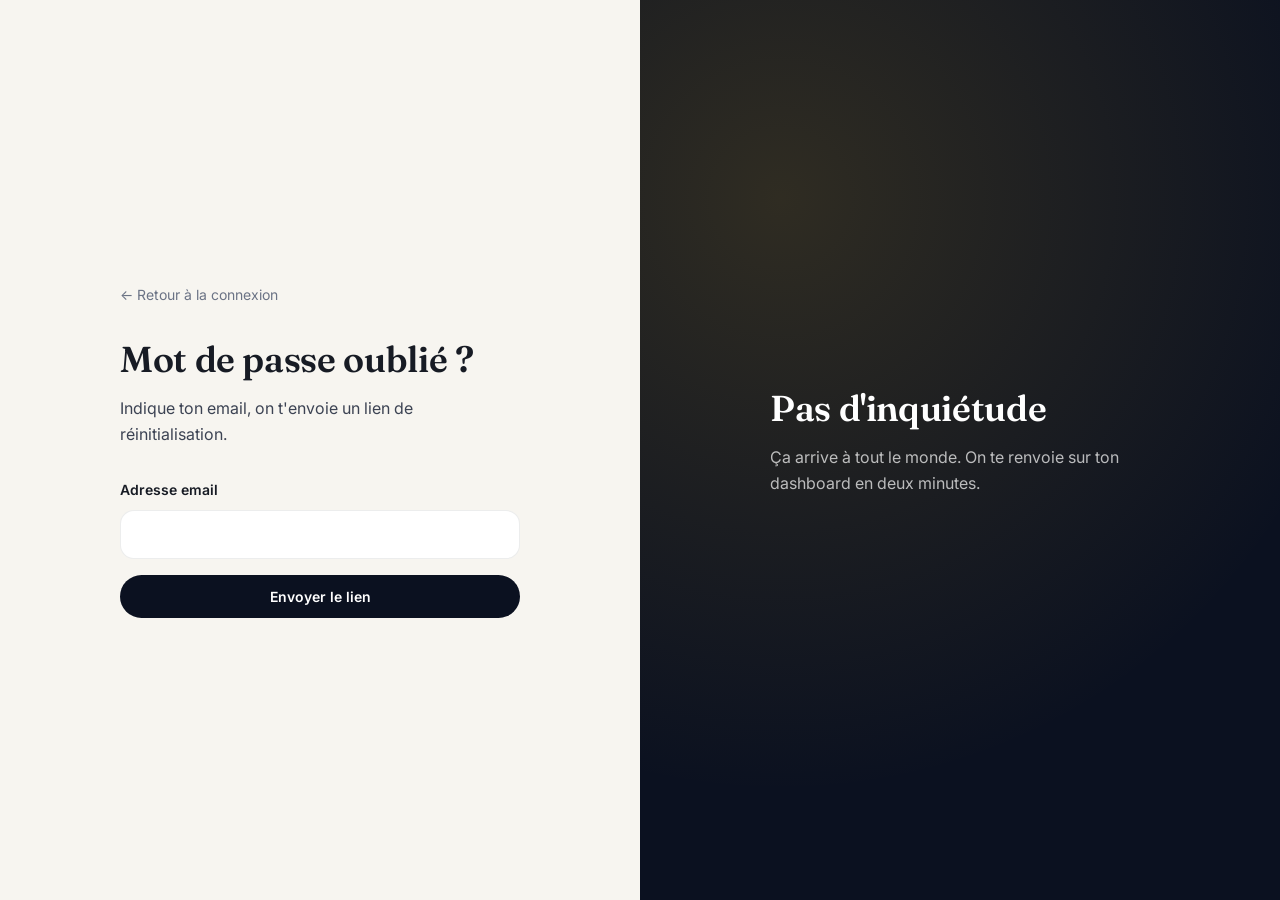
<file: pages/forgot-password.html>
<!DOCTYPE html>
<html lang="fr">
<head>
<meta charset="UTF-8">
<meta name="viewport" content="width=device-width, initial-scale=1.0">
<title>Mot de passe oublié — OnejeysirEdu237</title>
<link href="https://fonts.googleapis.com/css2?family=Fraunces:opsz,wght@9..144,500;9..144,600;9..144,700&family=Inter:wght@400;500;600;700&family=IBM+Plex+Mono:wght@500;600&display=swap" rel="stylesheet">
<link rel="stylesheet" href="../src/css/tokens.css">
<link rel="stylesheet" href="../src/css/base.css">
<link rel="stylesheet" href="../src/css/components.css">
<link rel="stylesheet" href="../src/css/pages.css">
<script defer src="../src/js/theme.js"></script>
</head>
<body>

<div class="auth-shell">
  <div class="auth-shell__form">
    <div class="auth-shell__form-inner" id="form-state">
      <a href="login.html" class="auth-back">← Retour à la connexion</a>
      <h2>Mot de passe oublié ?</h2>
      <p style="margin-bottom: var(--space-8);">Indique ton email, on t'envoie un lien de réinitialisation.</p>

      <form id="forgot-form" novalidate>
        <div class="field">
          <label for="email">Adresse email</label>
          <input type="email" id="email" name="email" autocomplete="email" required>
        </div>
        <button type="submit" class="btn btn-primary btn-block">Envoyer le lien</button>
      </form>
    </div>

    <div class="auth-shell__form-inner" id="success-state" style="display:none;">
      <div class="icon-wrap" style="width:56px;height:56px; margin-bottom: var(--space-6);">
        <svg width="24" height="24" viewBox="0 0 24 24" fill="none" stroke="currentColor" stroke-width="2"><path d="M22 2L11 13"/><path d="M22 2l-7 20-4-9-9-4 20-7z"/></svg>
      </div>
      <h2>Email envoyé</h2>
      <p>Si un compte existe avec cette adresse, un lien de réinitialisation vient d'être envoyé. Vérifie ta boîte de réception (et tes spams).</p>
      <a href="login.html" class="btn btn-ghost btn-block" style="margin-top: var(--space-6);">Retour à la connexion</a>
    </div>
  </div>

  <div class="auth-shell__visual">
    <div class="auth-shell__visual-content">
      <h2>Pas d'inquiétude</h2>
      <p>Ça arrive à tout le monde. On te renvoie sur ton dashboard en deux minutes.</p>
    </div>
  </div>
</div>

<script type="module">
import { AuthService } from '../src/js/services/auth-service.js';

const form = document.getElementById('forgot-form');

form.addEventListener('submit', async (e) => {
  e.preventDefault();
  await AuthService.requestPasswordReset(form.email.value.trim());
  document.getElementById('form-state').style.display = 'none';
  document.getElementById('success-state').style.display = 'block';
});
</script>

</body>
</html>
</file>
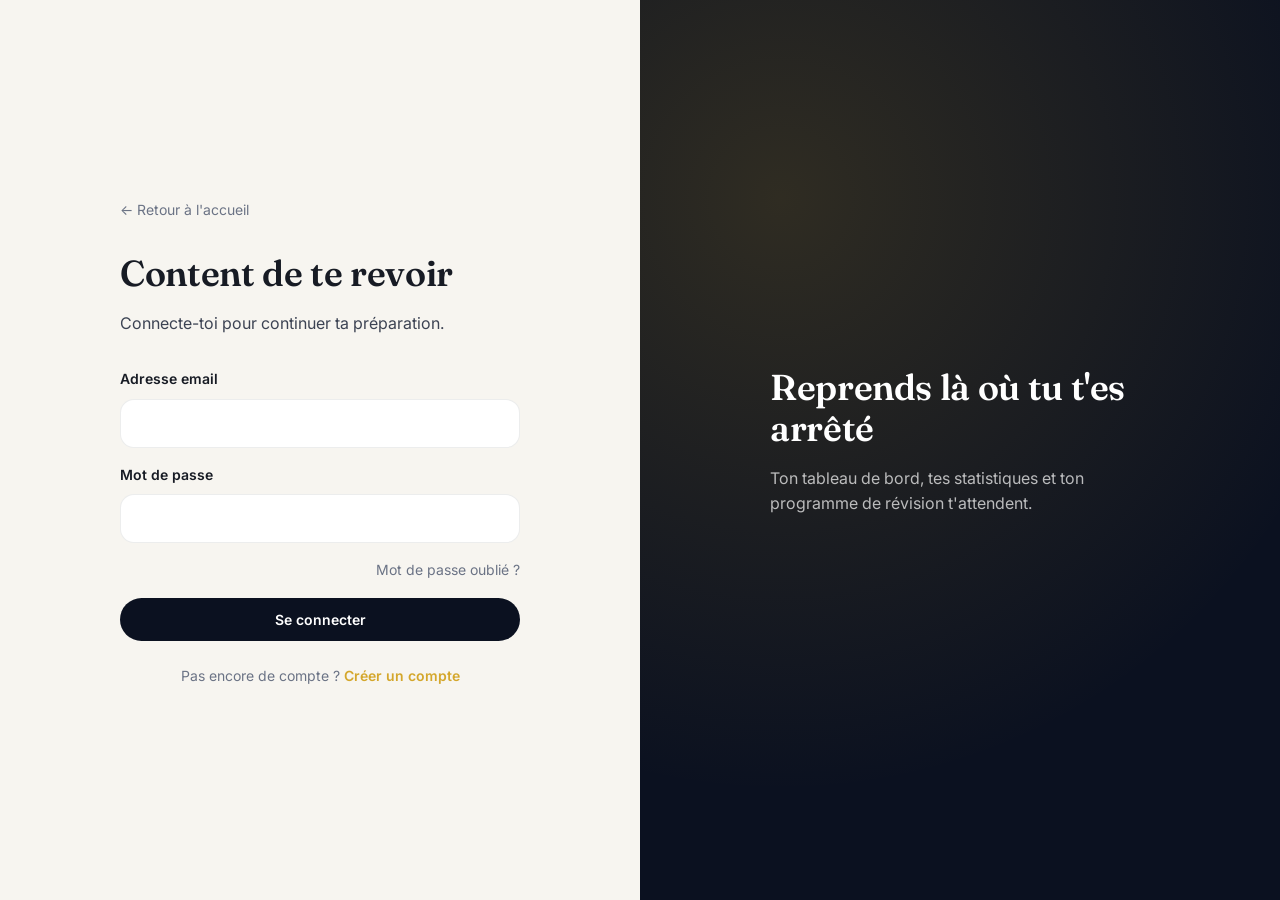
<file: pages/login.html>
<!DOCTYPE html>
<html lang="fr">
<head>
<meta charset="UTF-8">
<meta name="viewport" content="width=device-width, initial-scale=1.0">
<title>Connexion — OnejeysirEdu237</title>
<link href="https://fonts.googleapis.com/css2?family=Fraunces:opsz,wght@9..144,500;9..144,600;9..144,700&family=Inter:wght@400;500;600;700&family=IBM+Plex+Mono:wght@500;600&display=swap" rel="stylesheet">
<link rel="stylesheet" href="../src/css/tokens.css">
<link rel="stylesheet" href="../src/css/base.css">
<link rel="stylesheet" href="../src/css/components.css">
<link rel="stylesheet" href="../src/css/pages.css">
<script defer src="../src/js/theme.js"></script>
</head>
<body>

<div class="auth-shell">
  <div class="auth-shell__form">
    <div class="auth-shell__form-inner">
      <a href="../index.html" class="auth-back">← Retour à l'accueil</a>
      <h2>Content de te revoir</h2>
      <p style="margin-bottom: var(--space-8);">Connecte-toi pour continuer ta préparation.</p>

      <form id="login-form" novalidate>
        <div class="field">
          <label for="email">Adresse email</label>
          <input type="email" id="email" name="email" autocomplete="email" required>
        </div>
        <div class="field">
          <label for="password">Mot de passe</label>
          <input type="password" id="password" name="password" autocomplete="current-password" required>
        </div>
        <div style="display:flex; justify-content:flex-end; margin-bottom: var(--space-4);">
          <a href="forgot-password.html" style="font-size: var(--fs-sm); color: var(--text-muted);">Mot de passe oublié ?</a>
        </div>

        <p id="form-message" role="alert" style="display:none; font-size: var(--fs-sm); padding: var(--space-3); border-radius: var(--radius-md); margin-bottom: var(--space-4);"></p>

        <button type="submit" class="btn btn-primary btn-block">Se connecter</button>
      </form>

      <p class="auth-foot">Pas encore de compte ? <a href="register.html" style="color: var(--color-gold-500); font-weight:600;">Créer un compte</a></p>
    </div>
  </div>

  <div class="auth-shell__visual">
    <div class="auth-shell__visual-content">
      <h2>Reprends là où tu t'es arrêté</h2>
      <p>Ton tableau de bord, tes statistiques et ton programme de révision t'attendent.</p>
    </div>
  </div>
</div>

<script type="module">
import { AuthService } from '../src/js/services/auth-service.js';

const form = document.getElementById('login-form');
const message = document.getElementById('form-message');

function showMessage(text, type) {
  message.textContent = text;
  message.style.display = 'block';
  message.style.background = type === 'error' ? 'rgba(226,87,76,0.12)' : 'rgba(47,158,110,0.12)';
  message.style.color = type === 'error' ? 'var(--accent-danger)' : 'var(--accent-success)';
}

form.addEventListener('submit', async (e) => {
  e.preventDefault();
  try {
    await AuthService.login({ email: form.email.value.trim(), password: form.password.value });
    showMessage('Connexion réussie. Redirection…', 'success');
    setTimeout(() => { window.location.href = 'dashboard.html'; }, 500);
  } catch (err) {
    showMessage(err.message, 'error');
  }
});
</script>

</body>
</html>
</file>
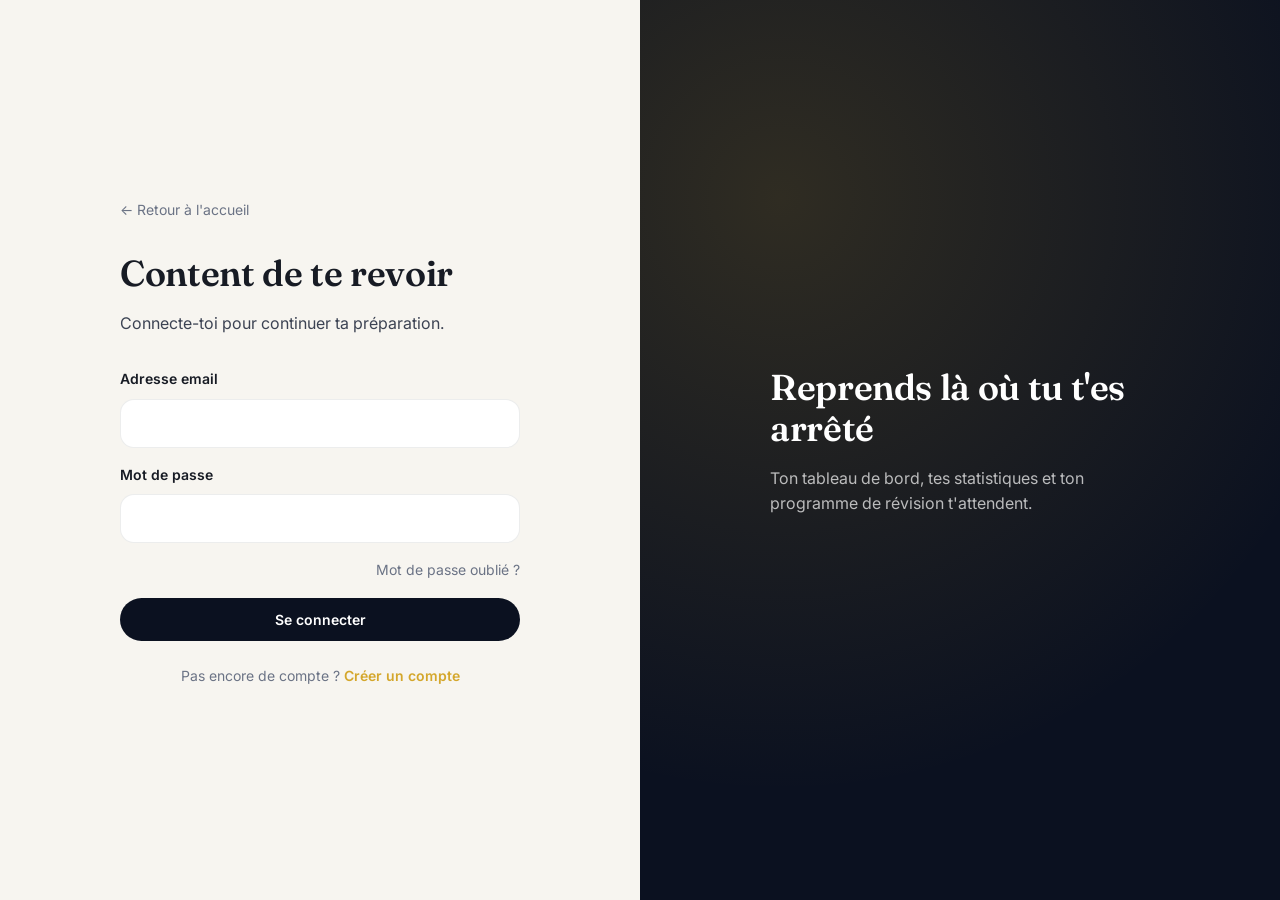
<file: pages/matiere.html>
<!DOCTYPE html>
<html lang="fr">
<head>
<meta charset="UTF-8">
<meta name="viewport" content="width=device-width, initial-scale=1.0">
<title>Chapitres — OnejeysirEdu237</title>
<link href="https://fonts.googleapis.com/css2?family=Fraunces:opsz,wght@9..144,500;9..144,600;9..144,700&family=Inter:wght@400;500;600;700&family=IBM+Plex+Mono:wght@500;600&display=swap" rel="stylesheet">
<link rel="stylesheet" href="../src/css/tokens.css">
<link rel="stylesheet" href="../src/css/base.css">
<link rel="stylesheet" href="../src/css/components.css">
<link rel="stylesheet" href="../src/css/pages.css">
<script defer src="../src/js/theme.js"></script>
</head>
<body>

<div class="app-shell">
  <aside class="sidebar" id="sidebar"></aside>

  <main class="main-content">
    <div class="breadcrumb"><a href="cours.html">Mes cours</a> / <span id="crumb-matiere"></span></div>
    <div class="page-head">
      <h2 id="matiere-titre"></h2>
      <p id="matiere-sub"></p>
    </div>

    <div class="chapter-list" id="chapter-list"></div>
  </main>
</div>

<script type="module">
import { AuthService } from '../src/js/services/auth-service.js';
import { ProgressService } from '../src/js/services/progress-service.js';
import { getMatiere } from '../src/js/data/content.js';

const user = AuthService.requireAuth('login.html');

document.getElementById('sidebar').innerHTML = `
  <a href="../index.html" class="nav__brand" style="margin-bottom: var(--space-8);">Onejeysir<span class="dot">Edu</span>237</a>
  <a href="dashboard.html" class="sidebar__link">📊 Tableau de bord</a>
  <a href="cours.html" class="sidebar__link is-active">📚 Mes cours</a>
  <a href="cours.html" class="sidebar__link">✏️ Exercices</a>
  <a href="#" class="sidebar__link">⏱️ Examens blancs</a>
  <a href="#" class="sidebar__link">📁 Banque de sujets</a>
  <a href="#" class="sidebar__link">🗓️ Révisions</a>
  <a href="#" class="sidebar__link">📈 Statistiques</a>
  <div style="margin-top:auto; padding-top: var(--space-6); border-top: 1px solid var(--border-glass);">
    <a href="#" class="sidebar__link">⚙️ Profil</a>
    <a href="#" id="logout-link" class="sidebar__link">🚪 Déconnexion</a>
  </div>
`;
document.getElementById('logout-link').addEventListener('click', (e) => {
  e.preventDefault(); AuthService.logout(); window.location.href = 'login.html';
});

const params = new URLSearchParams(window.location.search);
const matiereId = params.get('id');
const matiere = getMatiere(matiereId);

if (!matiere) {
  document.querySelector('.main-content').innerHTML = `
    <div class="card" style="text-align:center; padding: var(--space-16);">
      <h2>Matière introuvable</h2>
      <p>Cette matière n'existe pas ou plus.</p>
      <a href="cours.html" class="btn btn-primary">Retour aux cours</a>
    </div>`;
} else {
  document.getElementById('crumb-matiere').textContent = matiere.nom;
  document.getElementById('matiere-titre').textContent = `${matiere.icon} ${matiere.nom}`;
  document.getElementById('matiere-sub').textContent = matiere.chapitres.length > 0
    ? `${matiere.chapitres.length} chapitre${matiere.chapitres.length > 1 ? 's' : ''} au programme`
    : `Le contenu de cette matière arrive bientôt.`;

  const list = document.getElementById('chapter-list');
  if (matiere.chapitres.length === 0) {
    list.innerHTML = `
      <div class="card" style="text-align:center; padding: var(--space-12);">
        <p style="margin:0;">Aucun chapitre publié pour l'instant dans cette matière. Reviens bientôt !</p>
      </div>`;
  } else {
    list.innerHTML = matiere.chapitres.map((c, i) => {
      const done = ProgressService.isChapterCompleted(user.id, matiere.id, c.id);
      const result = ProgressService.getChapterResult(user.id, matiere.id, c.id);
      const clickable = c.statut === 'disponible';
      const inner = `
        <div class="chapter-item__left">
          <div class="chapter-item__num ${done ? 'is-done' : ''}">${done ? '✓' : i + 1}</div>
          <div>
            <div style="font-weight:600;">${c.titre}</div>
            <div class="chapter-item__meta">${clickable ? c.duree : 'À venir'}${result ? ` · Dernier score : ${result.score}/${result.total}` : ''}</div>
          </div>
        </div>
        <span class="badge ${clickable ? 'badge-gold' : ''}" style="${clickable ? '' : 'background:var(--bg-secondary); color:var(--text-muted);'}">
          ${clickable ? (done ? 'Revoir' : 'Commencer') : 'Bientôt'}
        </span>
      `;
      return clickable
        ? `<a href="chapitre.html?matiere=${matiere.id}&chapitre=${c.id}" class="chapter-item is-clickable">${inner}</a>`
        : `<div class="chapter-item is-disabled">${inner}</div>`;
    }).join('');
  }
}
</script>

</body>
</html>
</file>
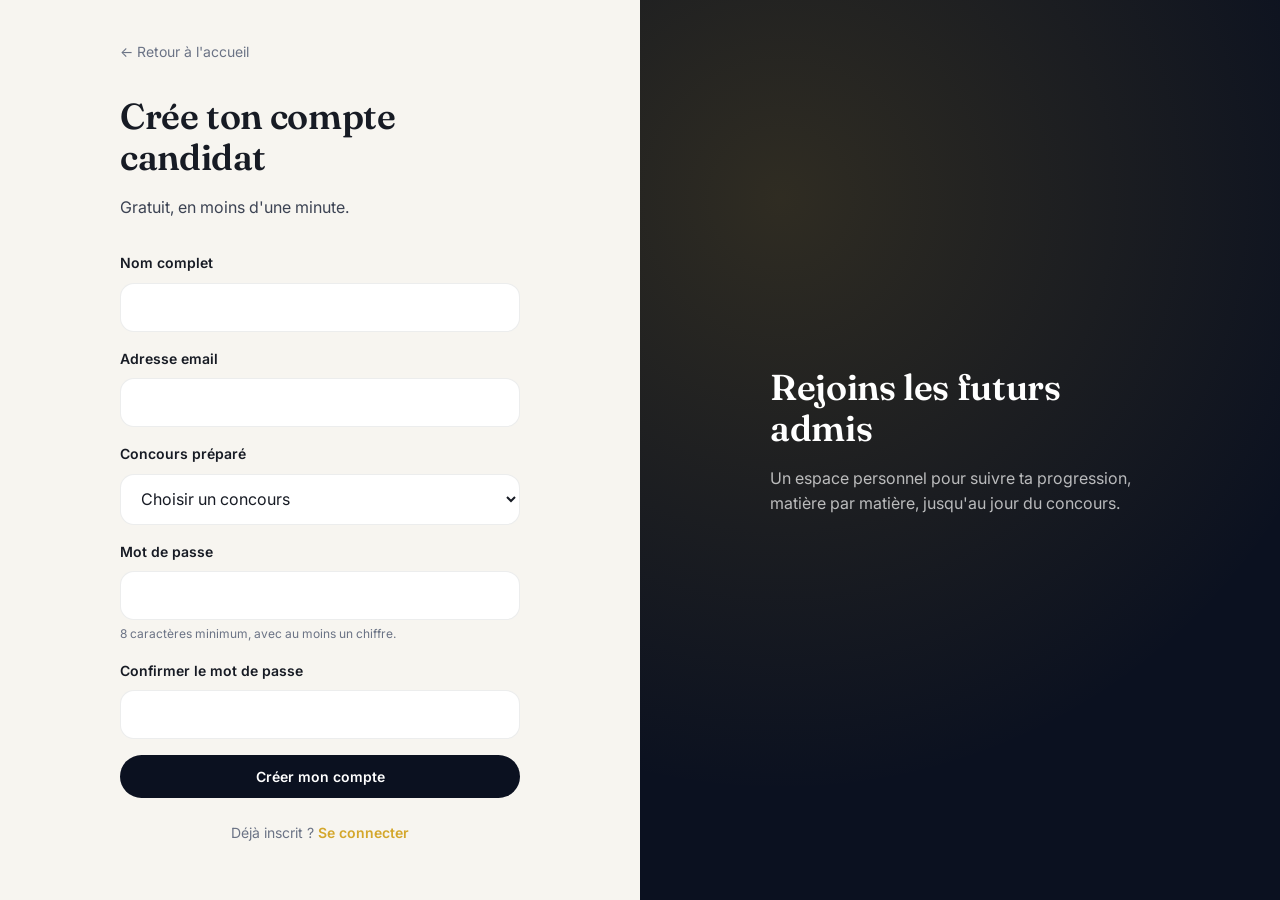
<file: pages/register.html>
<!DOCTYPE html>
<html lang="fr">
<head>
<meta charset="UTF-8">
<meta name="viewport" content="width=device-width, initial-scale=1.0">
<title>Créer un compte — OnejeysirEdu237</title>
<link href="https://fonts.googleapis.com/css2?family=Fraunces:opsz,wght@9..144,500;9..144,600;9..144,700&family=Inter:wght@400;500;600;700&family=IBM+Plex+Mono:wght@500;600&display=swap" rel="stylesheet">
<link rel="stylesheet" href="../src/css/tokens.css">
<link rel="stylesheet" href="../src/css/base.css">
<link rel="stylesheet" href="../src/css/components.css">
<link rel="stylesheet" href="../src/css/pages.css">
<script defer src="../src/js/theme.js"></script>
</head>
<body>

<div class="auth-shell">
  <div class="auth-shell__form">
    <div class="auth-shell__form-inner">
      <a href="../index.html" class="auth-back">← Retour à l'accueil</a>
      <h2>Crée ton compte candidat</h2>
      <p style="margin-bottom: var(--space-8);">Gratuit, en moins d'une minute.</p>

      <form id="register-form" novalidate>
        <div class="field">
          <label for="fullName">Nom complet</label>
          <input type="text" id="fullName" name="fullName" autocomplete="name" required minlength="2">
          <p class="field-error">Merci d'indiquer ton nom complet.</p>
        </div>
        <div class="field">
          <label for="email">Adresse email</label>
          <input type="email" id="email" name="email" autocomplete="email" required>
          <p class="field-error">Merci d'indiquer une adresse email valide.</p>
        </div>
        <div class="field">
          <label for="concours">Concours préparé</label>
          <select id="concours" name="concours" required style="width:100%; padding:0.85rem 1rem; border-radius: var(--radius-md); border: 1.5px solid var(--border-glass); background: var(--bg-surface); color: var(--text-primary);">
            <option value="">Choisir un concours</option>
            <option value="iut">IUT de Douala</option>
            <option value="polytechnique">Polytechnique Douala</option>
          </select>
        </div>
        <div class="field">
          <label for="password">Mot de passe</label>
          <input type="password" id="password" name="password" autocomplete="new-password" required minlength="8">
          <p class="field-hint">8 caractères minimum, avec au moins un chiffre.</p>
          <p class="field-error">Le mot de passe doit contenir au moins 8 caractères et un chiffre.</p>
        </div>
        <div class="field">
          <label for="passwordConfirm">Confirmer le mot de passe</label>
          <input type="password" id="passwordConfirm" name="passwordConfirm" autocomplete="new-password" required>
          <p class="field-error">Les mots de passe ne correspondent pas.</p>
        </div>

        <p id="form-message" role="alert" style="display:none; font-size: var(--fs-sm); padding: var(--space-3); border-radius: var(--radius-md); margin-bottom: var(--space-4);"></p>

        <button type="submit" class="btn btn-primary btn-block">Créer mon compte</button>
      </form>

      <p class="auth-foot">Déjà inscrit ? <a href="login.html" style="color: var(--color-gold-500); font-weight:600;">Se connecter</a></p>
    </div>
  </div>

  <div class="auth-shell__visual">
    <div class="auth-shell__visual-content">
      <h2>Rejoins les futurs admis</h2>
      <p>Un espace personnel pour suivre ta progression, matière par matière, jusqu'au jour du concours.</p>
    </div>
  </div>
</div>

<script type="module">
import { AuthService } from '../src/js/services/auth-service.js';

const form = document.getElementById('register-form');
const message = document.getElementById('form-message');

function showFieldError(id, hasError) {
  document.getElementById(id).closest('.field').classList.toggle('has-error', hasError);
}

function showMessage(text, type) {
  message.textContent = text;
  message.style.display = 'block';
  message.style.background = type === 'error' ? 'rgba(226,87,76,0.12)' : 'rgba(47,158,110,0.12)';
  message.style.color = type === 'error' ? 'var(--accent-danger)' : 'var(--accent-success)';
}

form.addEventListener('submit', async (e) => {
  e.preventDefault();
  const fullName = form.fullName.value.trim();
  const email = form.email.value.trim();
  const concours = form.concours.value;
  const password = form.password.value;
  const passwordConfirm = form.passwordConfirm.value;

  let valid = true;
  showFieldError('fullName', fullName.length < 2); if (fullName.length < 2) valid = false;
  const emailOk = /^[^\s@]+@[^\s@]+\.[^\s@]+$/.test(email);
  showFieldError('email', !emailOk); if (!emailOk) valid = false;
  const passwordOk = password.length >= 8 && /\d/.test(password);
  showFieldError('password', !passwordOk); if (!passwordOk) valid = false;
  showFieldError('passwordConfirm', password !== passwordConfirm); if (password !== passwordConfirm) valid = false;

  if (!concours) { valid = false; }
  if (!valid) { showMessage('Merci de corriger les champs indiqués.', 'error'); return; }

  try {
    await AuthService.register({ fullName, email, password, concours });
    showMessage('Compte créé avec succès. Redirection…', 'success');
    setTimeout(() => { window.location.href = 'dashboard.html'; }, 800);
  } catch (err) {
    showMessage(err.message, 'error');
  }
});
</script>

</body>
</html>
</file>
<file: src/css/tokens.css>
/* ==========================================================================
   ONEJEYSIREDU237 — DESIGN TOKENS
   Identité : excellence académique camerounaise.
   Navy profond (nuit de révision) + Or (réussite, diplôme) + Émeraude (progrès).
   ========================================================================== */

:root {
  /* --- Couleurs de marque --- */
  --color-navy-950: #070B14;
  --color-navy-900: #0B1120;
  --color-navy-800: #121A2E;
  --color-navy-700: #1B2740;
  --color-navy-600: #283A5C;

  --color-gold-500: #D4A72C;
  --color-gold-400: #E4BC4F;
  --color-gold-300: #F0D27E;

  --color-emerald-500: #2F9E6E;
  --color-emerald-400: #45B983;

  --color-coral-500: #E2574C;
  --color-coral-400: #EB776D;

  --color-paper-100: #F7F5F0;
  --color-paper-200: #EFEBE2;
  --color-ink-900: #171B24;
  --color-ink-700: #3C4353;
  --color-ink-500: #6B7385;

  /* --- Thème clair (par défaut) --- */
  --bg-primary: var(--color-paper-100);
  --bg-secondary: var(--color-paper-200);
  --bg-surface: #FFFFFF;
  --bg-surface-glass: rgba(255, 255, 255, 0.6);
  --border-glass: rgba(23, 27, 36, 0.08);
  --text-primary: var(--color-ink-900);
  --text-secondary: var(--color-ink-700);
  --text-muted: var(--color-ink-500);
  --accent-primary: var(--color-navy-900);
  --accent-gold: var(--color-gold-500);
  --accent-success: var(--color-emerald-500);
  --accent-danger: var(--color-coral-500);
  --shadow-soft: 0 8px 30px rgba(23, 27, 36, 0.08);
  --shadow-strong: 0 20px 60px rgba(23, 27, 36, 0.16);

  /* --- Typographie --- */
  --font-display: 'Fraunces', Georgia, serif;
  --font-body: 'Inter', -apple-system, BlinkMacSystemFont, sans-serif;
  --font-mono: 'IBM Plex Mono', 'Courier New', monospace;

  --fs-xs: 0.75rem;
  --fs-sm: 0.875rem;
  --fs-base: 1rem;
  --fs-lg: 1.125rem;
  --fs-xl: 1.375rem;
  --fs-2xl: 1.75rem;
  --fs-3xl: 2.25rem;
  --fs-4xl: 3rem;
  --fs-5xl: 4rem;

  /* --- Espacement --- */
  --space-1: 0.25rem;
  --space-2: 0.5rem;
  --space-3: 0.75rem;
  --space-4: 1rem;
  --space-6: 1.5rem;
  --space-8: 2rem;
  --space-12: 3rem;
  --space-16: 4rem;
  --space-24: 6rem;

  /* --- Rayons & transitions --- */
  --radius-sm: 8px;
  --radius-md: 14px;
  --radius-lg: 22px;
  --radius-full: 999px;
  --ease-out: cubic-bezier(0.16, 1, 0.3, 1);
  --dur-fast: 150ms;
  --dur-base: 300ms;

  --container-max: 1180px;
}

/* --- Thème sombre --- */
[data-theme="dark"] {
  --bg-primary: var(--color-navy-950);
  --bg-secondary: var(--color-navy-900);
  --bg-surface: var(--color-navy-800);
  --bg-surface-glass: rgba(18, 26, 46, 0.55);
  --border-glass: rgba(255, 255, 255, 0.08);
  --text-primary: #F2F1EC;
  --text-secondary: #C7CCDA;
  --text-muted: #838CA3;
  --accent-primary: var(--color-gold-400);
  --shadow-soft: 0 8px 30px rgba(0, 0, 0, 0.35);
  --shadow-strong: 0 20px 60px rgba(0, 0, 0, 0.5);
}
</file>
<file: src/css/base.css>
/* ==========================================================================
   ONEJEYSIREDU237 — BASE
   ========================================================================== */

*, *::before, *::after { box-sizing: border-box; }

html {
  scroll-behavior: smooth;
}

@media (prefers-reduced-motion: reduce) {
  html { scroll-behavior: auto; }
  *, *::before, *::after {
    animation-duration: 0.01ms !important;
    animation-iteration-count: 1 !important;
    transition-duration: 0.01ms !important;
  }
}

body {
  margin: 0;
  font-family: var(--font-body);
  background: var(--bg-primary);
  color: var(--text-primary);
  font-size: var(--fs-base);
  line-height: 1.6;
  -webkit-font-smoothing: antialiased;
  transition: background var(--dur-base) var(--ease-out), color var(--dur-base) var(--ease-out);
}

h1, h2, h3, h4 {
  font-family: var(--font-display);
  font-weight: 600;
  line-height: 1.15;
  margin: 0 0 var(--space-4);
  color: var(--text-primary);
}

h1 { font-size: var(--fs-5xl); letter-spacing: -0.02em; }
h2 { font-size: var(--fs-3xl); letter-spacing: -0.01em; }
h3 { font-size: var(--fs-xl); }

p { margin: 0 0 var(--space-4); color: var(--text-secondary); }

a { color: inherit; text-decoration: none; }

img, svg { display: block; max-width: 100%; }

button, input, select, textarea { font-family: inherit; font-size: inherit; }

.container {
  max-width: var(--container-max);
  margin: 0 auto;
  padding: 0 var(--space-6);
}

/* Focus visible clair partout — accessibilité clavier */
:focus-visible {
  outline: 2px solid var(--color-gold-500);
  outline-offset: 3px;
  border-radius: var(--radius-sm);
}

.visually-hidden {
  position: absolute;
  width: 1px; height: 1px;
  overflow: hidden;
  clip: rect(0 0 0 0);
  white-space: nowrap;
}

.mono { font-family: var(--font-mono); font-variant-numeric: tabular-nums; }

::selection { background: var(--color-gold-300); color: var(--color-navy-950); }
</file>
<file: src/css/components.css>
/* ==========================================================================
   ONEJEYSIREDU237 — COMPOSANTS
   ========================================================================== */

/* --- Navigation --- */
.nav {
  position: sticky; top: 0; z-index: 50;
  backdrop-filter: blur(16px) saturate(160%);
  -webkit-backdrop-filter: blur(16px) saturate(160%);
  background: var(--bg-surface-glass);
  border-bottom: 1px solid var(--border-glass);
}
.nav__inner {
  display: flex; align-items: center; justify-content: space-between;
  padding: var(--space-4) var(--space-6);
  max-width: var(--container-max); margin: 0 auto;
}
.nav__brand { display: flex; align-items: center; gap: var(--space-2); font-family: var(--font-display); font-size: var(--fs-lg); font-weight: 600; }
.nav__brand .dot { color: var(--color-gold-500); }
.nav__links { display: flex; align-items: center; gap: var(--space-6); }
.nav__links a { font-size: var(--fs-sm); font-weight: 500; color: var(--text-secondary); transition: color var(--dur-fast); }
.nav__links a:hover { color: var(--text-primary); }

/* --- Boutons --- */
.btn {
  display: inline-flex; align-items: center; justify-content: center; gap: var(--space-2);
  padding: 0.75rem 1.5rem;
  border-radius: var(--radius-full);
  font-weight: 600; font-size: var(--fs-sm);
  border: 1px solid transparent;
  cursor: pointer;
  transition: transform var(--dur-fast) var(--ease-out), box-shadow var(--dur-fast), background var(--dur-fast), border-color var(--dur-fast);
}
.btn:active { transform: scale(0.97); }
.btn-primary { background: var(--color-navy-900); color: #fff; }
[data-theme="dark"] .btn-primary { background: var(--color-gold-400); color: var(--color-navy-950); }
.btn-primary:hover { box-shadow: var(--shadow-soft); transform: translateY(-1px); }
.btn-gold { background: var(--color-gold-500); color: var(--color-navy-950); }
.btn-gold:hover { box-shadow: 0 8px 24px rgba(212, 167, 44, 0.35); transform: translateY(-1px); }
.btn-ghost { background: transparent; border-color: var(--border-glass); color: var(--text-primary); }
.btn-ghost:hover { background: var(--bg-secondary); }
.btn-block { width: 100%; }
.btn-sm { padding: 0.5rem 1rem; font-size: var(--fs-xs); }

/* --- Cartes glassmorphism --- */
.card {
  background: var(--bg-surface);
  border: 1px solid var(--border-glass);
  border-radius: var(--radius-lg);
  padding: var(--space-6);
  box-shadow: var(--shadow-soft);
}
.card-glass {
  background: var(--bg-surface-glass);
  backdrop-filter: blur(20px) saturate(160%);
  -webkit-backdrop-filter: blur(20px) saturate(160%);
  border: 1px solid var(--border-glass);
  border-radius: var(--radius-lg);
}

/* --- Formulaires --- */
.field { margin-bottom: var(--space-4); }
.field label {
  display: block; font-size: var(--fs-sm); font-weight: 600;
  margin-bottom: var(--space-2); color: var(--text-primary);
}
.field input {
  width: 100%; padding: 0.85rem 1rem;
  border-radius: var(--radius-md);
  border: 1.5px solid var(--border-glass);
  background: var(--bg-surface);
  color: var(--text-primary);
  transition: border-color var(--dur-fast), box-shadow var(--dur-fast);
}
.field input:focus {
  border-color: var(--color-gold-500);
  outline: none;
  box-shadow: 0 0 0 4px rgba(212, 167, 44, 0.15);
}
.field-hint { font-size: var(--fs-xs); color: var(--text-muted); margin-top: var(--space-1); }
.field-error { font-size: var(--fs-xs); color: var(--accent-danger); margin-top: var(--space-1); display: none; }
.field.has-error input { border-color: var(--accent-danger); }
.field.has-error .field-error { display: block; }

/* --- Toggle thème --- */
.theme-toggle {
  width: 44px; height: 44px; border-radius: var(--radius-full);
  border: 1px solid var(--border-glass); background: var(--bg-surface);
  display: flex; align-items: center; justify-content: center; cursor: pointer;
}
.theme-toggle svg { width: 18px; height: 18px; }

/* --- Anneau de progression (élément signature de la plateforme) --- */
.progress-ring { position: relative; display: inline-flex; align-items: center; justify-content: center; }
.progress-ring svg { transform: rotate(-90deg); }
.progress-ring circle {
  fill: none; stroke-width: 8; stroke-linecap: round;
}
.progress-ring .ring-track { stroke: var(--border-glass); }
.progress-ring .ring-value { stroke: var(--color-gold-500); transition: stroke-dashoffset 800ms var(--ease-out); }
.progress-ring__label {
  position: absolute; display: flex; flex-direction: column; align-items: center;
  font-family: var(--font-mono);
}
.progress-ring__label .value { font-size: var(--fs-xl); font-weight: 700; color: var(--text-primary); }
.progress-ring__label .unit { font-size: var(--fs-xs); color: var(--text-muted); }

/* --- Badges --- */
.badge {
  display: inline-flex; align-items: center; gap: var(--space-1);
  padding: 0.3rem 0.75rem; border-radius: var(--radius-full);
  font-size: var(--fs-xs); font-weight: 600;
}
.badge-gold { background: rgba(212, 167, 44, 0.15); color: var(--color-gold-500); }
.badge-success { background: rgba(47, 158, 110, 0.15); color: var(--color-emerald-500); }
.badge-danger { background: rgba(226, 87, 76, 0.15); color: var(--color-coral-500); }

/* --- Carte "sujet d'examen" (motif du hero) --- */
.exam-card {
  border-radius: var(--radius-lg);
  background: var(--bg-surface);
  border: 1px solid var(--border-glass);
  box-shadow: var(--shadow-strong);
  padding: var(--space-6);
  font-family: var(--font-mono);
}
.exam-card__header { display: flex; justify-content: space-between; align-items: center; margin-bottom: var(--space-4); font-size: var(--fs-xs); color: var(--text-muted); }
.exam-card__question { font-family: var(--font-body); font-size: var(--fs-lg); color: var(--text-primary); margin-bottom: var(--space-4); }
.exam-card__option {
  display: flex; align-items: center; gap: var(--space-3);
  padding: var(--space-3); border-radius: var(--radius-md);
  border: 1.5px solid var(--border-glass); margin-bottom: var(--space-2);
  font-family: var(--font-body); font-size: var(--fs-sm);
  transition: border-color var(--dur-base), background var(--dur-base);
}
.exam-card__option.is-correct {
  border-color: var(--color-emerald-500);
  background: rgba(47, 158, 110, 0.1);
}
.exam-card__option .check {
  width: 20px; height: 20px; border-radius: 50%;
  border: 1.5px solid var(--border-glass);
  display: flex; align-items: center; justify-content: center; flex-shrink: 0;
}
.exam-card__option.is-correct .check { background: var(--color-emerald-500); border-color: var(--color-emerald-500); color: #fff; }

/* --- Layout dashboard --- */
.app-shell { display: grid; grid-template-columns: 260px 1fr; min-height: 100vh; }
.sidebar {
  background: var(--bg-surface); border-right: 1px solid var(--border-glass);
  padding: var(--space-6); display: flex; flex-direction: column; gap: var(--space-2);
}
.sidebar__link {
  display: flex; align-items: center; gap: var(--space-3);
  padding: var(--space-3) var(--space-4); border-radius: var(--radius-md);
  font-size: var(--fs-sm); font-weight: 500; color: var(--text-secondary);
  transition: background var(--dur-fast), color var(--dur-fast);
}
.sidebar__link:hover { background: var(--bg-secondary); color: var(--text-primary); }
.sidebar__link.is-active { background: var(--color-navy-900); color: #fff; }
[data-theme="dark"] .sidebar__link.is-active { background: var(--color-gold-400); color: var(--color-navy-950); }
.main-content { padding: var(--space-8); background: var(--bg-primary); }

@media (max-width: 860px) {
  .app-shell { grid-template-columns: 1fr; }
  .sidebar { display: none; }
}
</file>
<file: src/css/pages.css>
/* ==========================================================================
   ONEJEYSIREDU237 — PAGES
   ========================================================================== */

/* --- Hero (landing) --- */
.hero {
  padding: var(--space-24) 0 var(--space-16);
  display: grid; grid-template-columns: 1.1fr 0.9fr; gap: var(--space-16); align-items: center;
}
.hero__eyebrow {
  display: inline-flex; align-items: center; gap: var(--space-2);
  font-family: var(--font-mono); font-size: var(--fs-xs); letter-spacing: 0.08em; text-transform: uppercase;
  color: var(--color-gold-500); margin-bottom: var(--space-4);
}
.hero h1 { margin-bottom: var(--space-6); }
.hero h1 em { font-style: normal; color: var(--color-gold-500); }
.hero__lead { font-size: var(--fs-lg); max-width: 46ch; margin-bottom: var(--space-8); }
.hero__actions { display: flex; gap: var(--space-4); flex-wrap: wrap; }
.hero__stats { display: flex; gap: var(--space-8); margin-top: var(--space-12); }
.hero__stat .num { font-family: var(--font-mono); font-size: var(--fs-2xl); font-weight: 700; color: var(--text-primary); }
.hero__stat .lbl { font-size: var(--fs-xs); color: var(--text-muted); }

.exam-card--floating { transform: rotate(-2deg); }

@media (max-width: 900px) {
  .hero { grid-template-columns: 1fr; padding-top: var(--space-16); text-align: left; }
  .hero h1 { font-size: var(--fs-4xl); }
}

/* --- Sections communes --- */
.section { padding: var(--space-16) 0; }
.section__head { max-width: 640px; margin-bottom: var(--space-12); }
.section__head .badge-gold { margin-bottom: var(--space-4); }

/* --- Grille des concours --- */
.concours-grid { display: grid; grid-template-columns: 1fr 1fr; gap: var(--space-6); }
.concours-card { padding: var(--space-8); position: relative; overflow: hidden; }
.concours-card__matieres { display: flex; flex-wrap: wrap; gap: var(--space-2); margin-top: var(--space-4); }
@media (max-width: 760px) { .concours-grid { grid-template-columns: 1fr; } }

/* --- Grille fonctionnalités --- */
.features-grid { display: grid; grid-template-columns: repeat(3, 1fr); gap: var(--space-6); }
.feature-card .icon-wrap {
  width: 44px; height: 44px; border-radius: var(--radius-md);
  background: rgba(212, 167, 44, 0.12); color: var(--color-gold-500);
  display: flex; align-items: center; justify-content: center; margin-bottom: var(--space-4);
}
@media (max-width: 860px) { .features-grid { grid-template-columns: 1fr 1fr; } }
@media (max-width: 560px) { .features-grid { grid-template-columns: 1fr; } }

/* --- Auth (login / register / forgot) --- */
.auth-shell { min-height: 100vh; display: grid; grid-template-columns: 1fr 1fr; }
.auth-shell__form { display: flex; align-items: center; justify-content: center; padding: var(--space-8); }
.auth-shell__form-inner { width: 100%; max-width: 400px; }
.auth-shell__visual {
  background: var(--color-navy-900);
  display: flex; align-items: center; justify-content: center; padding: var(--space-16);
  position: relative; overflow: hidden;
}
.auth-shell__visual::before {
  content: ""; position: absolute; inset: -20%;
  background: radial-gradient(circle at 30% 30%, rgba(212,167,44,0.18), transparent 55%);
}
.auth-shell__visual-content { position: relative; color: #fff; max-width: 380px; }
.auth-shell__visual h2 { color: #fff; }
.auth-shell__visual p { color: rgba(255,255,255,0.7); }
.auth-back { display: inline-flex; align-items: center; gap: var(--space-2); font-size: var(--fs-sm); color: var(--text-muted); margin-bottom: var(--space-8); }
.auth-divider { display: flex; align-items: center; gap: var(--space-3); margin: var(--space-6) 0; color: var(--text-muted); font-size: var(--fs-xs); }
.auth-divider::before, .auth-divider::after { content: ""; flex: 1; height: 1px; background: var(--border-glass); }
.auth-foot { text-align: center; font-size: var(--fs-sm); color: var(--text-muted); margin-top: var(--space-6); }

@media (max-width: 900px) {
  .auth-shell { grid-template-columns: 1fr; }
  .auth-shell__visual { display: none; }
}

/* --- Dashboard --- */
.dash-header { display: flex; justify-content: space-between; align-items: flex-start; margin-bottom: var(--space-8); flex-wrap: wrap; gap: var(--space-4); }
.dash-grid { display: grid; grid-template-columns: repeat(4, 1fr); gap: var(--space-6); margin-bottom: var(--space-8); }
.dash-grid .card { display: flex; flex-direction: column; gap: var(--space-2); }
.dash-grid .card .kpi-label { font-size: var(--fs-xs); color: var(--text-muted); text-transform: uppercase; letter-spacing: 0.04em; }
.dash-grid .card .kpi-value { font-family: var(--font-mono); font-size: var(--fs-3xl); font-weight: 700; }
.dash-grid .card .kpi-delta { font-size: var(--fs-xs); }
.dash-cols { display: grid; grid-template-columns: 1.4fr 1fr; gap: var(--space-6); }
.subject-row { display: flex; align-items: center; justify-content: space-between; padding: var(--space-4) 0; border-bottom: 1px solid var(--border-glass); }
.subject-row:last-child { border-bottom: none; }
.subject-row__bar { flex: 1; height: 8px; border-radius: var(--radius-full); background: var(--bg-secondary); margin: 0 var(--space-4); overflow: hidden; }
.subject-row__bar span { display: block; height: 100%; background: var(--color-gold-500); border-radius: var(--radius-full); }
.activity-item { display: flex; gap: var(--space-3); padding: var(--space-3) 0; border-bottom: 1px solid var(--border-glass); align-items: flex-start; }
.activity-item:last-child { border-bottom: none; }
.activity-item .dot { width: 8px; height: 8px; border-radius: 50%; margin-top: 6px; flex-shrink: 0; }

@media (max-width: 1000px) {
  .dash-grid { grid-template-columns: 1fr 1fr; }
  .dash-cols { grid-template-columns: 1fr; }
}
@media (max-width: 560px) {
  .dash-grid { grid-template-columns: 1fr; }
}

/* ==========================================================================
   PHASE 2 — Cours, chapitres, exercices
   ========================================================================== */

.page-head { margin-bottom: var(--space-8); }
.breadcrumb { font-size: var(--fs-sm); color: var(--text-muted); margin-bottom: var(--space-4); }
.breadcrumb a { color: var(--text-muted); }
.breadcrumb a:hover { color: var(--text-primary); }

/* --- Onglets concours --- */
.tabs { display: flex; gap: var(--space-2); margin-bottom: var(--space-8); border-bottom: 1px solid var(--border-glass); }
.tab {
  padding: var(--space-3) var(--space-4);
  font-size: var(--fs-sm); font-weight: 600; color: var(--text-muted);
  border-bottom: 2px solid transparent; cursor: pointer; background: none; border-top:none; border-left:none; border-right:none;
}
.tab.is-active { color: var(--text-primary); border-bottom-color: var(--color-gold-500); }

/* --- Grille des matières --- */
.subject-grid { display: grid; grid-template-columns: repeat(3, 1fr); gap: var(--space-6); }
.subject-card { padding: var(--space-6); transition: transform var(--dur-fast) var(--ease-out), box-shadow var(--dur-fast); }
.subject-card:hover { transform: translateY(-3px); box-shadow: var(--shadow-strong); }
.subject-card__icon { font-size: 1.75rem; margin-bottom: var(--space-3); }
.subject-card__progress { display: flex; align-items: center; gap: var(--space-3); margin-top: var(--space-4); }
.subject-card__progress .bar { flex: 1; height: 6px; border-radius: var(--radius-full); background: var(--bg-secondary); overflow: hidden; }
.subject-card__progress .bar span { display: block; height: 100%; background: var(--color-gold-500); border-radius: var(--radius-full); }
@media (max-width: 900px) { .subject-grid { grid-template-columns: 1fr 1fr; } }
@media (max-width: 560px) { .subject-grid { grid-template-columns: 1fr; } }

/* --- Liste des chapitres --- */
.chapter-list { display: flex; flex-direction: column; gap: var(--space-3); }
.chapter-item {
  display: flex; align-items: center; justify-content: space-between;
  padding: var(--space-4) var(--space-5); border-radius: var(--radius-md);
  border: 1px solid var(--border-glass); background: var(--bg-surface);
  transition: border-color var(--dur-fast), transform var(--dur-fast);
}
.chapter-item.is-clickable:hover { border-color: var(--color-gold-500); transform: translateX(2px); }
.chapter-item.is-disabled { opacity: 0.55; }
.chapter-item__left { display: flex; align-items: center; gap: var(--space-4); }
.chapter-item__num {
  width: 36px; height: 36px; border-radius: 50%;
  display: flex; align-items: center; justify-content: center;
  background: var(--bg-secondary); font-family: var(--font-mono); font-size: var(--fs-sm); font-weight: 600; flex-shrink: 0;
}
.chapter-item__num.is-done { background: var(--color-emerald-500); color: #fff; }
.chapter-item__meta { font-size: var(--fs-xs); color: var(--text-muted); }

/* --- Contenu de leçon --- */
.lesson-block { margin-bottom: var(--space-8); }
.lesson-block h3 { display: flex; align-items: center; gap: var(--space-2); font-size: var(--fs-lg); }
.lesson-block ul { padding-left: 1.2rem; color: var(--text-secondary); }
.lesson-block li { margin-bottom: var(--space-2); }
.formule-tag {
  display: inline-block; font-family: var(--font-mono); font-size: var(--fs-sm);
  background: var(--bg-secondary); padding: var(--space-2) var(--space-3);
  border-radius: var(--radius-sm); margin: 0 var(--space-2) var(--space-2) 0;
}
.piege-box {
  background: rgba(226, 87, 76, 0.08); border: 1px solid rgba(226, 87, 76, 0.25);
  border-radius: var(--radius-md); padding: var(--space-4);
}
.piege-box h3 { color: var(--accent-danger); }

/* --- Moteur d'exercices --- */
.quiz-progress { display: flex; gap: var(--space-1); margin-bottom: var(--space-6); }
.quiz-progress span { flex: 1; height: 4px; border-radius: var(--radius-full); background: var(--bg-secondary); }
.quiz-progress span.is-done { background: var(--color-gold-500); }
.quiz-option {
  display: flex; align-items: center; gap: var(--space-3);
  padding: var(--space-4); border-radius: var(--radius-md);
  border: 1.5px solid var(--border-glass); margin-bottom: var(--space-3);
  cursor: pointer; transition: border-color var(--dur-fast), background var(--dur-fast);
  background: var(--bg-surface);
}
.quiz-option:hover { border-color: var(--color-gold-500); }
.quiz-option.is-selected { border-color: var(--color-gold-500); background: rgba(212,167,44,0.08); }
.quiz-option.is-correct { border-color: var(--color-emerald-500); background: rgba(47,158,110,0.1); }
.quiz-option.is-wrong { border-color: var(--accent-danger); background: rgba(226,87,76,0.08); }
.quiz-option input { accent-color: var(--color-gold-500); }
.quiz-correction {
  margin-top: var(--space-4); padding: var(--space-4);
  border-radius: var(--radius-md); background: var(--bg-secondary);
  font-size: var(--fs-sm); display: none;
}
.quiz-correction.is-visible { display: block; }
.quiz-result { text-align: center; padding: var(--space-12) var(--space-6); }
.quiz-result .score-big { font-family: var(--font-mono); font-size: var(--fs-5xl); font-weight: 700; color: var(--color-gold-500); }
</file>
